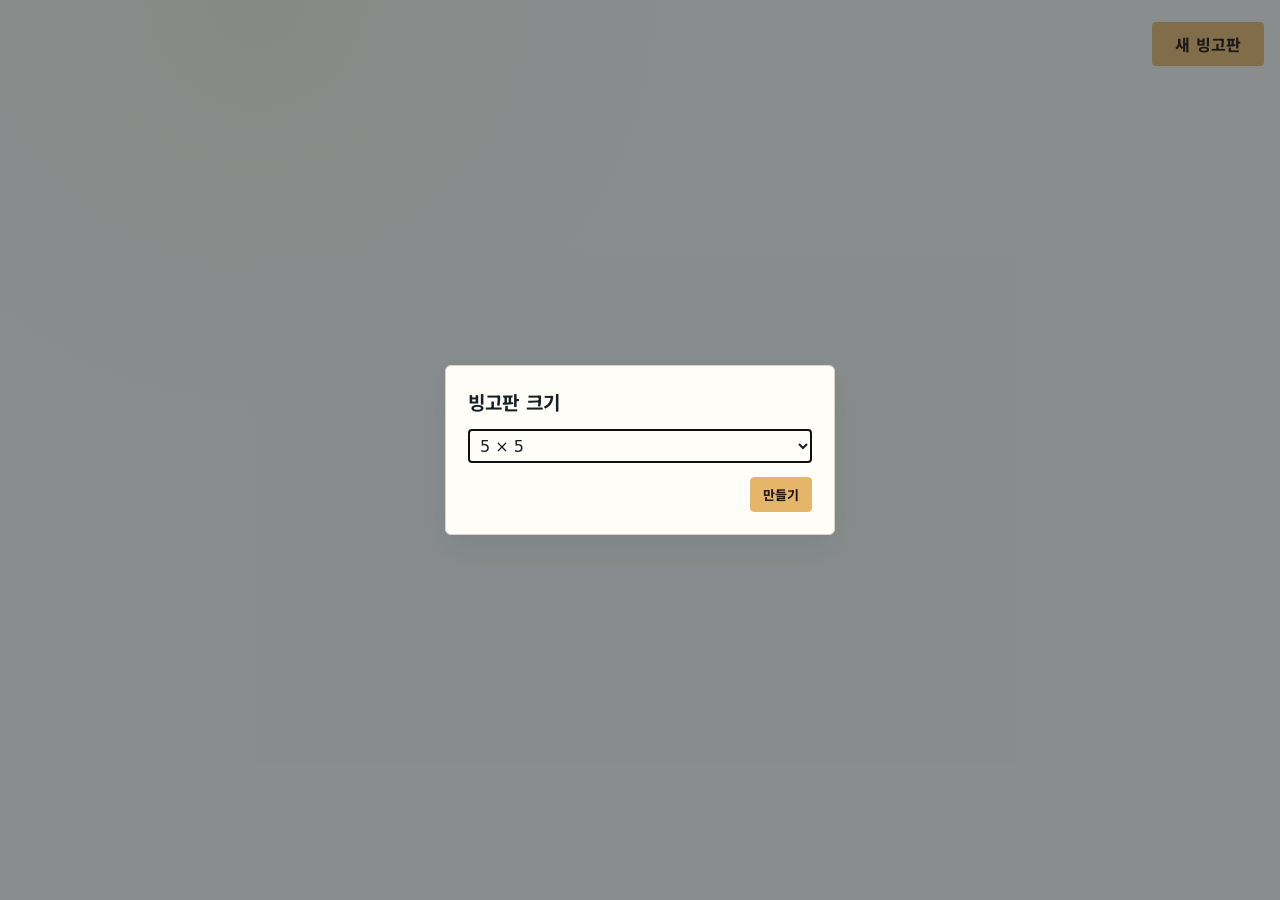
<file: bingo.html>
<!doctype html>
<html lang="ko">
  <head>
    <meta charset="UTF-8" />
    <meta name="viewport" content="width=device-width, initial-scale=1.0" />
    <title>빙고판</title>
    <meta name="bingo-api" content="" />
    <link rel="icon" href="assets/favicon.png?v=1" />
    <link rel="stylesheet" href="styles.css?v=85" />
    <link rel="stylesheet" href="bingo.css?v=12" />
    <script type="module" src="bingo.js?v=7"></script>
  </head>
  <body class="bingo-page">
    <main class="bingo-shell">
      <header class="bingo-header">
        <div class="bingo-actions">
          <button id="shareBoard" class="bingo-button" type="button" hidden>공유 링크 복사</button>
          <button id="resetBingoCells" class="bingo-button bingo-new-board" type="button" title="칸 성공만 모두 취소" hidden disabled>리셋</button>
          <button id="newBoard" class="bingo-button bingo-button--accent bingo-new-board" type="button">새 빙고판</button>
        </div>
      </header>
      <p id="bingoStatus" class="bingo-status" role="status"></p>
      <div id="bingoWorkspace" class="bingo-workspace" hidden>
        <div class="bingo-board-column">
          <section class="bingo-panel" aria-label="빙고판">
            <div id="bingoGrid" class="bingo-grid"></div>
          </section>
          <section class="bingo-panel bingo-board-summary" aria-label="빙고 현황" aria-live="polite">
            <output id="completedLines"></output>
            <output id="completedCells"></output>
            <output id="completedMissions"></output>
          </section>
        </div>
        <section class="bingo-panel" aria-labelledby="cellTitle">
          <div class="bingo-panel-heading">
            <h2 id="cellTitle">칸 설정</h2>
          </div>
          <div id="cellEditor" class="bingo-editor"></div>
        </section>
      </div>
    </main>
    <dialog id="boardSetup" class="bingo-dialog" aria-labelledby="setupTitle">
      <form id="setupForm">
        <h2 id="setupTitle">빙고판 크기</h2>
        <select id="boardSize" class="bingo-size" aria-labelledby="setupTitle" autofocus>
          <option value="4">4 × 4</option>
          <option value="5" selected>5 × 5</option>
          <option value="6">6 × 6</option>
          <option value="7">7 × 7</option>
          <option value="8">8 × 8</option>
        </select>
        <div class="bingo-actions">
          <button id="cancelSetup" class="bingo-button" type="button" hidden>취소</button>
          <button class="bingo-button bingo-button--accent" type="submit">만들기</button>
        </div>
      </form>
    </dialog>
  </body>
</html>
</file>
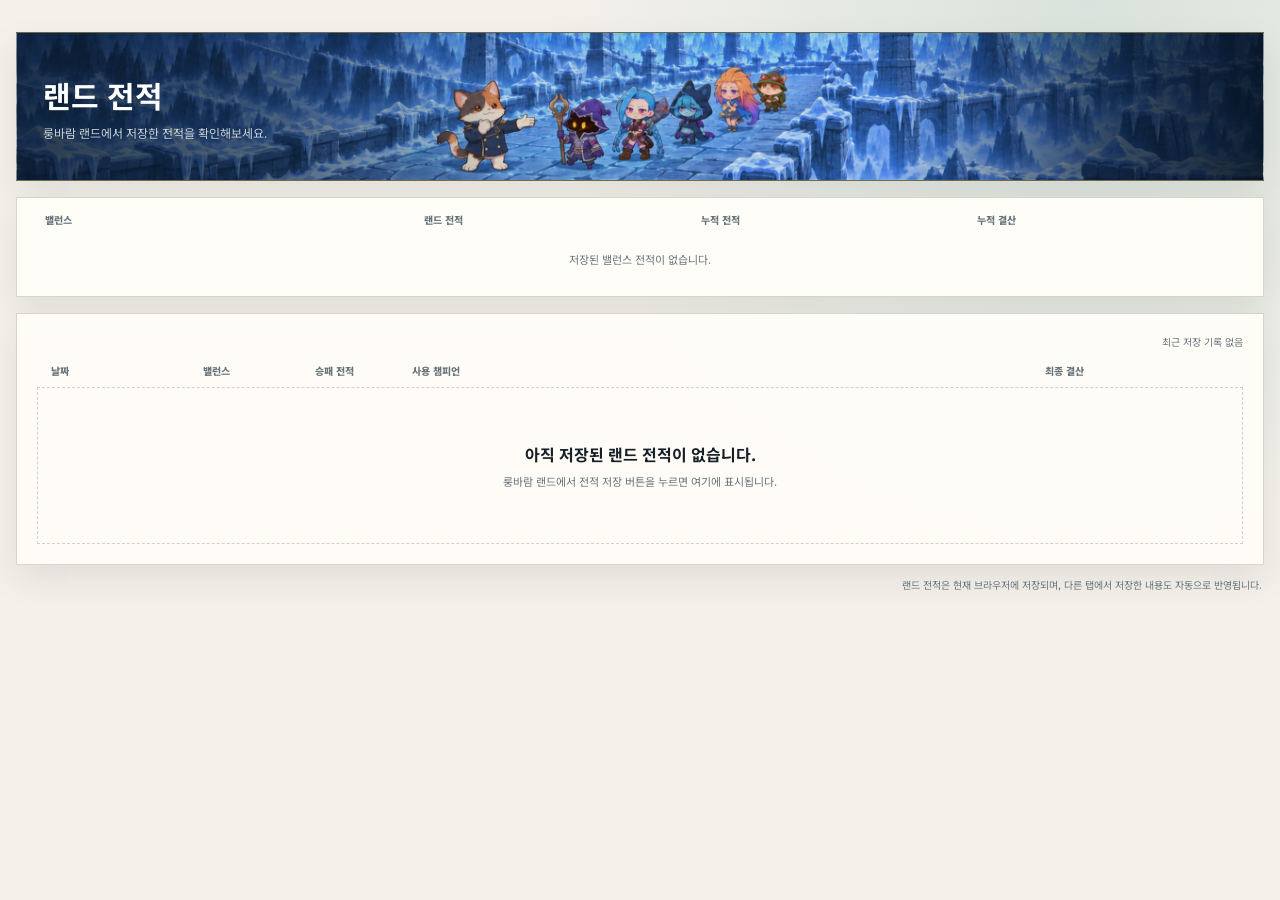
<file: history.html>
<!doctype html>
<html lang="ko">
  <head>
    <meta charset="UTF-8" />
    <meta name="viewport" content="width=device-width, initial-scale=1.0" />
    <meta name="description" content="룽바람 랜드에서 저장한 날짜별 전적" />
    <title>랜드 전적</title>
    <link rel="icon" type="image/png" sizes="64x64" href="assets/favicon.png?v=1" />
    <link rel="apple-touch-icon" sizes="180x180" href="assets/apple-touch-icon.png?v=1" />
    <link rel="preconnect" href="https://ddragon.leagueoflegends.com" />
    <link rel="preload" as="image" href="assets/history-header.jpg" />
    <link rel="stylesheet" href="styles.css?v=80" />
    <script src="history.js?v=11" defer></script>
  </head>
  <body class="history-page">
    <main class="history-page__shell">
      <header class="history-page__header">
        <div>
          <h1>랜드 전적</h1>
          <p>룽바람 랜드에서 저장한 전적을 확인해보세요.</p>
        </div>
      </header>

      <section class="history-summary" aria-label="밸런스별 누적 전적 요약">
        <div class="history-summary__header" aria-hidden="true">
          <span>밸런스</span>
          <span>랜드 전적</span>
          <span>누적 전적</span>
          <span>누적 결산</span>
        </div>
        <div id="historyBalanceSummary" class="history-summary__list"></div>
      </section>

      <section class="history-card" aria-label="랜드 전적 목록">
        <div class="history-card__title">
          <span id="historyUpdatedAt" aria-live="polite"></span>
        </div>
        <div class="history-table__header" aria-hidden="true">
          <span>날짜</span>
          <span>밸런스</span>
          <span>승패 전적</span>
          <span>사용 챔피언</span>
          <span>최종 결산</span>
          <span aria-label="관리"></span>
        </div>
        <div id="historyList" class="history-list"></div>
        <div id="historyEmpty" class="history-empty" hidden>
          <strong>아직 저장된 랜드 전적이 없습니다.</strong>
          <p>룽바람 랜드에서 전적 저장 버튼을 누르면 여기에 표시됩니다.</p>
        </div>
      </section>

      <p class="history-page__notice">랜드 전적은 현재 브라우저에 저장되며, 다른 탭에서 저장한 내용도 자동으로 반영됩니다.</p>
    </main>

  </body>
</html>
</file>
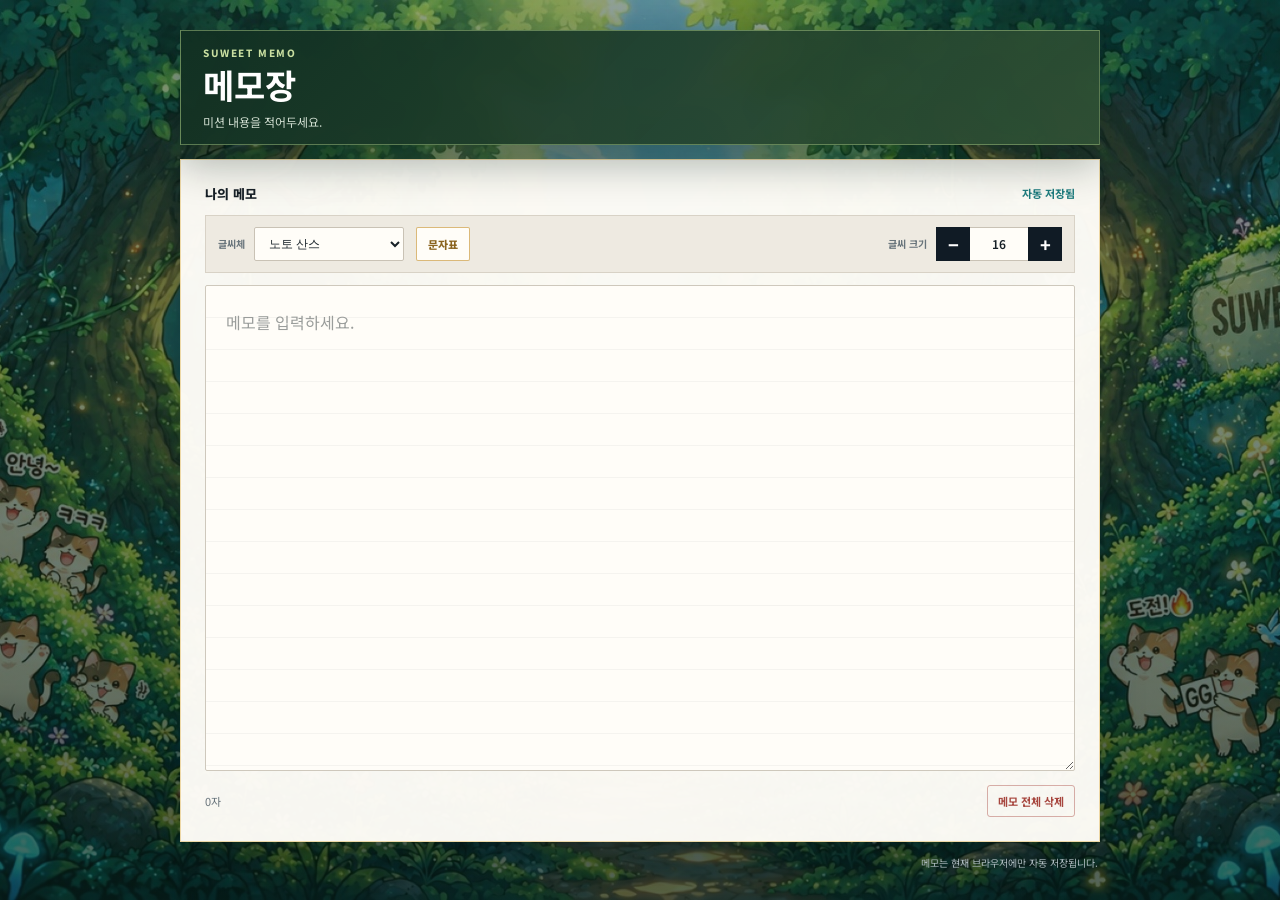
<file: memo.html>
<!doctype html>
<html lang="ko">
  <head>
    <meta charset="UTF-8" />
    <meta name="viewport" content="width=device-width, initial-scale=1.0" />
    <meta name="description" content="룽바람 랜드에서 사용하는 개인 메모장" />
    <title>메모장</title>
    <link rel="icon" type="image/png" sizes="64x64" href="assets/favicon.png?v=1" />
    <link rel="apple-touch-icon" sizes="180x180" href="assets/apple-touch-icon.png?v=1" />
    <link rel="preload" as="image" href="assets/memo-forest-background-v2.jpg" />
    <link rel="stylesheet" href="styles.css?v=28" />
    <script src="memo.js?v=13" defer></script>
  </head>
  <body class="memo-page">
    <main class="memo-page__shell">
      <header class="memo-page__header">
        <div>
          <span class="memo-page__eyebrow">SUWEET MEMO</span>
          <h1>메모장</h1>
          <p>미션 내용을 적어두세요.</p>
        </div>
      </header>

      <section class="memo-card" aria-labelledby="memoLabel">
        <div class="memo-card__top">
          <label id="memoLabel" class="memo-card__label" for="memoEditor">나의 메모</label>
          <span id="memoSaveStatus" class="memo-save-status" role="status" aria-live="polite">자동 저장됨</span>
        </div>
        <div class="memo-format-toolbar" aria-label="메모 글자 모양 설정">
          <label class="memo-font-control" for="memoFontFamily">
            <span>글씨체</span>
            <select id="memoFontFamily">
              <option value="noto-sans">노토 산스</option>
              <option value="nanum-gothic">나눔고딕</option>
              <option value="nanum-myeongjo">나눔명조</option>
              <option value="gowun-dodum">고운돋움</option>
              <option value="jua">주아</option>
              <option value="do-hyeon">도현</option>
              <option value="gamja-flower">감자꽃</option>
              <option value="gaegu">개구</option>
              <option value="hi-melody">하이멜로디</option>
              <option value="nanum-pen">나눔손글씨 펜</option>
              <option value="poor-story">푸어스토리</option>
              <option value="dongle">동글</option>
              <option value="single-day">싱글데이</option>
              <option value="yeon-sung">연성</option>
              <option value="stylish">Stylish</option>
              <option value="black-han-sans">검은고딕</option>
              <option value="song-myung">송명</option>
              <option value="gowun-batang">고운바탕</option>
            </select>
          </label>
          <button
            id="memoSymbolToggle"
            class="memo-symbol-toggle"
            type="button"
            aria-expanded="false"
            aria-controls="memoSymbolPalette"
          >
            문자표
          </button>
          <div class="memo-size-control" aria-label="메모 글씨 크기 조절">
            <span>글씨 크기</span>
            <div>
              <button id="memoFontSmaller" type="button" aria-label="글씨 크기 1픽셀 줄이기">−</button>
              <input
                id="memoFontSize"
                type="number"
                min="12"
                max="48"
                step="1"
                inputmode="numeric"
                value="16"
                aria-label="글씨 크기 직접 입력"
              />
              <button id="memoFontLarger" type="button" aria-label="글씨 크기 1픽셀 늘리기">+</button>
            </div>
          </div>
        </div>
        <div id="memoSymbolPalette" class="memo-symbol-palette" hidden>
          <div class="memo-symbol-list">
            <button type="button" data-symbol="❤️" aria-label="빨간색 하트">❤️</button>
            <button type="button" data-symbol="🧡" aria-label="주황색 하트">🧡</button>
            <button type="button" data-symbol="💛" aria-label="노란색 하트">💛</button>
            <button type="button" data-symbol="💚" aria-label="초록색 하트">💚</button>
            <button type="button" data-symbol="💙" aria-label="파란색 하트">💙</button>
            <button type="button" data-symbol="💜" aria-label="보라색 하트">💜</button>
            <button type="button" data-symbol="🤎" aria-label="갈색 하트">🤎</button>
            <button type="button" data-symbol="🖤" aria-label="검은색 하트">🖤</button>
            <button type="button" data-symbol="🩶" aria-label="회색 하트">🩶</button>
            <button type="button" data-symbol="🤍" aria-label="흰색 하트">🤍</button>
            <button type="button" data-symbol="🩷" aria-label="분홍색 하트">🩷</button>
            <button type="button" data-symbol="🩵" aria-label="하늘색 하트">🩵</button>
            <button type="button" data-symbol="💘" aria-label="화살이 꽂힌 하트">💘</button>
            <button type="button" data-symbol="💝" aria-label="리본 하트">💝</button>
            <button type="button" data-symbol="💖" aria-label="반짝이는 하트">💖</button>
            <button type="button" data-symbol="💗" aria-label="커지는 하트">💗</button>
            <button type="button" data-symbol="💓" aria-label="뛰는 하트">💓</button>
            <button type="button" data-symbol="💞" aria-label="회전하는 하트">💞</button>
            <button type="button" data-symbol="💕" aria-label="두 개의 하트">💕</button>
            <button type="button" data-symbol="💟" aria-label="하트 장식">💟</button>
            <button type="button" data-symbol="❣️" aria-label="하트 느낌표">❣️</button>
            <button type="button" data-symbol="💔" aria-label="깨진 하트">💔</button>
            <button type="button" data-symbol="❤️‍🔥" aria-label="불타는 하트">❤️‍🔥</button>
            <button type="button" data-symbol="❤️‍🩹" aria-label="회복하는 하트">❤️‍🩹</button>
            <button type="button" data-symbol="⭐" aria-label="노란 별">⭐</button>
            <button type="button" data-symbol="🌟" aria-label="빛나는 별">🌟</button>
            <button type="button" data-symbol="★" aria-label="검은 별">★</button>
            <button type="button" data-symbol="☆" aria-label="빈 별">☆</button>
          </div>
          <p>문자를 누르면 메모의 현재 커서 위치에 입력됩니다.</p>
        </div>
        <textarea
          id="memoEditor"
          class="memo-editor"
          placeholder="메모를 입력하세요."
          spellcheck="false"
          autocorrect="off"
          autocapitalize="off"
        ></textarea>
        <div class="memo-card__footer">
          <span id="memoCharacterCount" class="memo-character-count">0자</span>
          <button id="memoClearButton" class="memo-clear" type="button">메모 전체 삭제</button>
        </div>
      </section>

      <p class="memo-page__notice">메모는 현재 브라우저에만 자동 저장됩니다.</p>
    </main>
  </body>
</html>
</file>
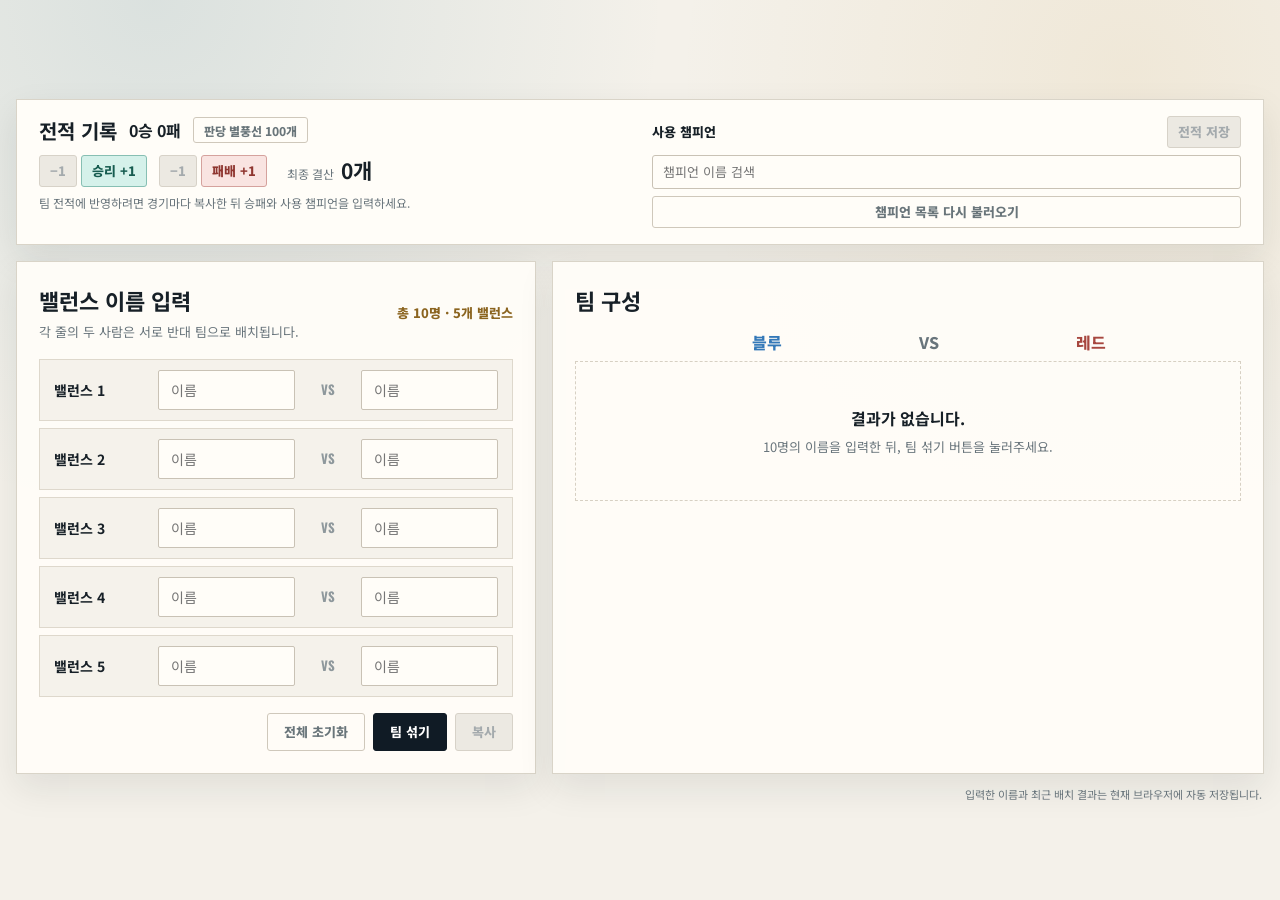
<file: mixer.html>
<!doctype html>
<html lang="ko">
  <head>
    <meta charset="UTF-8" />
    <meta name="viewport" content="width=device-width, initial-scale=1.0" />
    <meta name="description" content="다섯 밸런스 조합을 두 팀으로 무작위 배치하는 룽바람 랜드 팀 섞기" />
    <title>팀 섞기</title>
    <link rel="icon" type="image/png" sizes="64x64" href="assets/favicon.png?v=1" />
    <link rel="apple-touch-icon" sizes="180x180" href="assets/apple-touch-icon.png?v=1" />
    <link rel="stylesheet" href="styles.css?v=80" />
    <script src="app.js?v=27" defer></script>
    <script type="module" src="mixer.js?v=18"></script>
  </head>
  <body class="mixer-page">
    <main class="mixer-page__shell">
      <section id="mixerRecord" class="mixer-record" aria-labelledby="mixerRecordTitle">
        <div>
          <div class="mixer-record__summary" aria-live="polite">
            <h2 id="mixerRecordTitle">전적 기록</h2>
            <strong id="mixerScore">0승 0패</strong>
            <button id="mixerStake" class="mixer-button mixer-button--secondary mixer-record__stake-trigger" type="button" aria-haspopup="dialog" aria-controls="mixerStakeDialog">판당 별풍선</button>
          </div>
          <div class="mixer-record__controls">
            <div role="group" aria-label="승리 횟수">
              <button class="mixer-button mixer-button--secondary" type="button" data-record="win" data-delta="-1" aria-label="승리 1회 줄이기">−1</button>
              <button class="mixer-button mixer-button--win" type="button" data-record="win" data-delta="1">승리 +1</button>
            </div>
            <div role="group" aria-label="패배 횟수">
              <button class="mixer-button mixer-button--secondary" type="button" data-record="loss" data-delta="-1" aria-label="패배 1회 줄이기">−1</button>
              <button class="mixer-button mixer-button--loss" type="button" data-record="loss" data-delta="1">패배 +1</button>
            </div>
            <div class="mixer-record__settlement">
              <span>최종 결산</span>
              <strong id="mixerSettlement" aria-live="polite">0개</strong>
            </div>
          </div>
          <dialog id="mixerStakeDialog" class="mixer-stake-dialog" aria-labelledby="mixerStakeTitle">
            <h3 id="mixerStakeTitle">판당 별풍선 조절</h3>
            <strong id="mixerStakeValue" aria-live="polite"></strong>
            <div class="mixer-stake-dialog__controls" role="group" aria-labelledby="mixerStakeTitle">
              <button class="mixer-button mixer-button--secondary" type="button" data-stake-delta="-1000" aria-label="판당 별풍선 1000개 줄이기">−1천</button>
              <button class="mixer-button mixer-button--secondary" type="button" data-stake-delta="-100" aria-label="판당 별풍선 100개 줄이기">−100</button>
              <button class="mixer-button mixer-button--secondary" type="button" data-stake-delta="100" aria-label="판당 별풍선 100개 늘리기">+100</button>
              <button class="mixer-button mixer-button--secondary" type="button" data-stake-delta="1000" aria-label="판당 별풍선 1000개 늘리기">+1천</button>
            </div>
            <form method="dialog">
              <button class="mixer-button mixer-button--primary" autofocus>닫기</button>
            </form>
          </dialog>
          <p id="mixerRecordHint" class="mixer-record__hint" role="status"></p>
          <div id="mixerUsedChampions" class="history-champions" aria-label="기록된 사용 챔피언" hidden></div>
        </div>
        <div class="mixer-record__search">
          <div class="mixer-record__search-heading">
            <label for="mixerChampionSearch">사용 챔피언</label>
            <button id="mixerRecordSave" class="mixer-button mixer-button--primary" type="button">전적 저장</button>
          </div>
          <input id="mixerChampionSearch" type="search" placeholder="챔피언 이름 검색" autocomplete="off" />
          <div id="mixerChampionResults" class="mixer-record__results" hidden></div>
          <button id="mixerChampionRetry" class="mixer-button mixer-button--secondary" type="button" hidden>챔피언 목록 다시 불러오기</button>
        </div>
      </section>
      <div class="mixer-layout">
      <section class="mixer-card mixer-entry" aria-labelledby="mixerEntryTitle">
        <div class="mixer-card__heading">
          <div>
            <h2 id="mixerEntryTitle">밸런스 이름 입력</h2>
            <p>각 줄의 두 사람은 서로 반대 팀으로 배치됩니다.</p>
          </div>
          <span>총 10명 · 5개 밸런스</span>
        </div>

        <div id="mixerPairs" class="mixer-pairs"></div>

        <div class="mixer-actions">
          <p id="mixerStatus" role="status" aria-live="polite"></p>
          <div>
            <button id="mixerResetButton" class="mixer-button mixer-button--secondary" type="button">전체 초기화</button>
            <button id="mixerShuffleButton" class="mixer-button mixer-button--primary" type="button">팀 섞기</button>
            <button id="mixerCompleteButton" class="mixer-button mixer-button--complete" type="button" disabled>복사</button>
          </div>
        </div>
      </section>

      <section class="mixer-card mixer-result" aria-labelledby="mixerResultTitle">
        <div class="mixer-card__heading">
          <div>
            <h2 id="mixerResultTitle">팀 구성</h2>
          </div>
        </div>

        <div class="mixer-result__header" aria-hidden="true">
          <span>블루</span>
          <span>VS</span>
          <span>레드</span>
        </div>
        <div id="mixerResultList" class="mixer-result__list"></div>
        <div id="mixerEmpty" class="mixer-empty">
          <strong>결과가 없습니다.</strong>
          <p>10명의 이름을 입력한 뒤, 팀 섞기 버튼을 눌러주세요.</p>
        </div>
      </section>
      </div>

      <p class="mixer-page__notice">입력한 이름과 최근 배치 결과는 현재 브라우저에 자동 저장됩니다.</p>
    </main>
    <div id="toast" class="toast" role="status"></div>
  </body>
</html>
</file>
<file: styles.css>
@import url('https://fonts.googleapis.com/css2?family=Black+Han+Sans&family=Do+Hyeon&family=Dongle:wght@400;700&family=Gamja+Flower&family=Gaegu:wght@400;700&family=Gowun+Batang&family=Gowun+Dodum&family=Hi+Melody&family=Jua&family=Nanum+Gothic:wght@400;700&family=Nanum+Myeongjo:wght@400;700&family=Nanum+Pen+Script&family=Noto+Color+Emoji&family=Noto+Sans+KR:wght@400;500;600;700;800&family=Oswald:wght@500;600&family=Poor+Story&family=Single+Day&family=Song+Myung&family=Stylish&family=Yeon+Sung&display=swap');

:root {
  --ink: #172027;
  --muted: #68747b;
  --paper: #f4f1ea;
  --surface: #fffdf8;
  --line: #d9d4c8;
  --gold: #c89637;
  --gold-bright: #e3b95d;
  --navy: #101b25;
  --teal: #1c7b7d;
  --danger: #a7473f;
  --shadow: 0 14px 34px rgba(25, 32, 35, 0.09);
}

* { box-sizing: border-box; }

html { scroll-behavior: smooth; }

body {
  margin: 0;
  min-width: 320px;
  color: var(--ink);
  background:
    radial-gradient(circle at 20% 0%, rgba(200, 150, 55, 0.08), transparent 28rem),
    var(--paper);
  font-family: "Noto Sans KR", sans-serif;
  -webkit-font-smoothing: antialiased;
}

button, input, textarea { font: inherit; }
button { color: inherit; }

.app-shell { width: min(1480px, 100%); margin: 0 auto; padding: 28px 36px 20px; }

.category-home { min-height: 100vh; }
.category-home__shell {
  width: min(1120px, calc(100% - 32px));
  margin: 0 auto;
  /* Preserve the category position after removing the title. */
  padding: calc(clamp(24px, 5vw, 64px) + clamp(34.5px, 5.75vw, 55.2px) + 22px) 0 40px;
}
.category-home__grid { display: grid; grid-template-columns: repeat(3, minmax(0, 1fr)); gap: 16px; }
.category-card {
  display: flex;
  color: #fff;
  flex-direction: column;
  gap: 16px;
  justify-content: flex-end;
  min-height: 295px;
  padding: 22px;
  border: 1px solid #ffffff38;
  border-radius: 6px;
  box-shadow: 0 12px 30px #0004;
}
.category-card--pubg {
  background: linear-gradient(180deg, #27170e14 30%, #26191085 68%, #20130ee0),
    url("assets/pubg-category.jpg") 54% center / cover no-repeat, #6c4c27;
}
.category-card--land {
  position: relative;
  isolation: isolate;
  overflow: hidden;
  background: #102338;
}
.category-card--land::before,
.category-card--land::after {
  content: "";
  position: absolute;
  pointer-events: none;
}
.category-card--land::before {
  inset: 0 auto 0 min(-96.5%, -528px);
  z-index: -2;
  width: max(210%, 1150px);
  background:
    linear-gradient(180deg, #10233855, #102338ad 90%),
    url("assets/hero-aram-land-v3.jpg") left bottom / 100% auto no-repeat;
}
.category-card--land::after {
  inset: 0;
  z-index: -1;
  background:
    linear-gradient(180deg, #10233855, #102338ad 90%),
    url("assets/hero-aram-land-v3.jpg") right bottom / max(210%, 1150px) auto no-repeat;
  mask-image: linear-gradient(to right, #000 55px, transparent 82px), linear-gradient(#000 calc(100% - 65px), transparent calc(100% - 48px));
  mask-composite: intersect;
}
.category-card--tools { background: linear-gradient(180deg, #132a2366, #132a23 85%), url("assets/memo-forest-background-v2.jpg") center / cover; }
.category-card h2 { margin: 0; font-size: clamp(22px, 3vw, 32px); line-height: 1.2; letter-spacing: -.04em; }
.category-card p { margin: 0; color: #f1dcc0; font-size: 14px; }
.category-card ul { display: grid; gap: 6px; margin: 0; padding: 0; list-style: none; }
.category-card a { display: flex; align-items: center; justify-content: space-between; gap: 8px; min-height: 39px; padding: 8px 11px; border: 1px solid #ffffff42; border-radius: 3px; background: #08151d65; color: #fff; text-decoration: none; font-size: 14px; font-weight: 700; }
.category-card a::after { content: ""; width: 6px; height: 6px; border-top: 2px solid currentColor; border-right: 2px solid currentColor; transform: rotate(45deg); }
.category-card a:hover, .category-card a:focus-visible { border-color: var(--gold-bright); background: #0b1824; }

.suweet-profile {
  display: grid;
  grid-template-columns: minmax(0, 1fr) auto;
  align-items: center;
  gap: 22px 28px;
  margin-top: 24px;
  padding: clamp(16px, 3vw, 28px);
  border: 1px solid var(--line);
  border-radius: 6px;
  background: radial-gradient(ellipse at 0 0, #f9edd9, transparent 60%), var(--surface);
  box-shadow: var(--shadow);
}
.suweet-profile__identity { display: flex; align-items: center; gap: clamp(12px, 2.4vw, 24px); }
.suweet-profile__photo {
  flex: none;
  width: clamp(68px, 11vw, 112px);
  height: auto;
  aspect-ratio: 1;
  object-fit: cover;
  object-position: center 30%;
  border: 3px solid var(--surface);
  border-radius: 50%;
  background: var(--paper);
  box-shadow: 0 0 0 1px #d6bd8b;
}
.suweet-profile h2 { margin: 0 0 8px; font-size: clamp(26px, 4vw, 38px); line-height: 1.15; letter-spacing: -.045em; }
.suweet-profile__badge { display: inline-block; margin-left: 4px; padding: 4px 8px; border-radius: 999px; background: #007d3e; color: #fff; font-size: 12px; font-weight: 800; letter-spacing: 0; vertical-align: middle; }
.suweet-profile__dates,
.suweet-profile__links { display: flex; flex-wrap: wrap; gap: 6px 10px; margin: 0; padding: 0; list-style: none; }
.suweet-profile__dates li { padding: 4px 8px; border-radius: 4px; background: #f5e8cf; color: #6e5028; font-size: 13px; font-weight: 700; white-space: nowrap; }
.suweet-profile__stats { display: grid; grid-template-columns: repeat(3, minmax(0, 1fr)); gap: 8px; margin: 0; }
.suweet-profile__stats > div { min-width: 0; padding: 10px clamp(8px, 2vw, 20px); border: 1px solid #e7dfd1; border-radius: 5px; background: var(--surface); }
.suweet-profile__stats dt { display: flex; align-items: center; gap: 4px; min-height: 19px; color: #4f575c; font-size: 12px; font-weight: 700; white-space: nowrap; }
.suweet-profile__stats dt a { color: inherit; text-underline-offset: 2px; }
.suweet-profile__stat-icon { flex: none; width: 17px; height: 17px; }
.suweet-profile__stat-icon--favorite { color: #e8a900; }
.suweet-profile__stat-icon--subscription { color: #f45062; }
.suweet-profile__stats dd { margin: 0; font-size: clamp(22px, 3vw, 30px); font-weight: 800; line-height: 1.3; font-variant-numeric: tabular-nums; }
.suweet-profile__stats small { margin-left: 3px; color: var(--muted); font-size: 12px; }
.suweet-profile__links {
  grid-column: 1 / -1;
  padding-top: 16px;
  border-top: 1px solid var(--line);
}
.category-home__contact { display: flex; justify-content: flex-end; margin-top: 12px; }
.suweet-profile__links a,
.category-home__contact a { display: flex; align-items: center; gap: 7px; min-height: 38px; padding: 5px 10px; border: 1px solid var(--line); border-radius: 4px; background: var(--surface); color: var(--ink); text-decoration: none; font-size: 13px; font-weight: 700; }
.suweet-profile__links a:hover { border-color: var(--gold); }
.category-home__contact a { border-color: #cecff5; background: #f2f2ff; color: #333e93; }
.category-home__contact a:hover { border-color: #5865f2; }
.suweet-profile a:focus-visible,
.category-home__contact a:focus-visible { outline: 2px solid #3262ae; outline-offset: 3px; }
.suweet-profile__icon { display: inline-grid; place-items: center; position: relative; width: 19px; height: 19px; }
.suweet-profile__icon--discord { flex: none; color: #5865f2; }
.suweet-profile__icon--instagram { border-radius: 5px; background: linear-gradient(145deg, #783abe, #d62869 50%, #b04913); color: #fff; }
.suweet-profile__icon--instagram::before { content: ""; width: 10px; height: 10px; border: 1px solid currentColor; border-radius: 4px; }
.suweet-profile__icon--instagram::after { content: ""; position: absolute; width: 4px; height: 4px; border: 1px solid currentColor; border-radius: 50%; }
.suweet-profile__icon--youtube { height: 14px; border-radius: 4px; background: #d51625; }
.suweet-profile__icon--youtube::before { content: ""; margin-left: 1px; border: 4px solid transparent; border-right: 0; border-left: 6px solid #fff; }

@media (max-width: 700px) {
  .category-home__grid { grid-template-columns: 1fr; }
  .category-card { min-height: 148px; padding: 18px; }
  .suweet-profile { grid-template-columns: minmax(0, 1fr); gap: 16px; }
}

@media (max-width: 360px) {
  .suweet-profile__stats { gap: 5px; }
  .suweet-profile__stats > div { padding-inline: 6px; }
  .suweet-profile__stats dd { font-size: 20px; }
}

.hero {
  position: relative;
  isolation: isolate;
  min-height: 154px;
  display: grid;
  grid-template-columns: minmax(0, 1fr) minmax(470px, 590px);
  gap: 36px;
  align-items: center;
  overflow: hidden;
  padding: 24px 40px;
  color: #fff;
  background:
    linear-gradient(90deg, rgba(8, 20, 31, .86) 0%, rgba(8, 20, 31, .32) 30%, rgba(8, 20, 31, .1) 52%, rgba(8, 20, 31, .18) 70%, rgba(8, 20, 31, .78) 100%),
    url("assets/hero-aram-land-v3.jpg");
  background-position: center, center 74%;
  background-size: cover, cover;
  background-repeat: no-repeat;
  border: 1px solid rgba(227, 185, 93, 0.28);
  border-radius: 4px;
  box-shadow: var(--shadow);
}

.hero::before,
.hero::after {
  content: "";
  position: absolute;
  z-index: -1;
  transform: rotate(45deg);
  border: 1px solid rgba(227, 185, 93, 0.16);
}

.hero::before { width: 360px; height: 360px; right: 30%; top: -285px; }
.hero::after { width: 220px; height: 220px; left: -145px; bottom: -175px; }

.hero h1 { margin: 0 0 8px; color: #fff; font-family: "Noto Sans KR", sans-serif; font-size: clamp(30px, 3.4vw, 44px); font-weight: 800; line-height: 1.08; letter-spacing: -.035em; text-shadow: 0 2px 8px rgba(0, 0, 0, .55); }
.hero__brand p { margin: 0; color: #e2e8ea; text-shadow: 0 1px 4px rgba(0,0,0,.7); font-size: 13px; }
.hero__dashboard { min-width: 0; }

.record-card {
  padding: 14px 18px;
  border: 1px solid rgba(221, 185, 111, 0.24);
  background: rgba(7, 24, 36, .78);
  backdrop-filter: blur(10px);
}
.record-card__summary { display: flex; align-items: flex-end; justify-content: space-between; gap: 18px; }
.record-card__label { display: block; margin-bottom: 5px; color: #aeb9bc; font-size: 11px; }
.record-card__current > strong { font: 600 24px/1 "Oswald", sans-serif; color: #fff; }
.record-card__summary-actions { display: flex; align-items: flex-end; gap: 13px; }
.win-rate { text-align: right; }
.win-rate span { display: block; margin-bottom: 4px; color: #809096; font-size: 10px; }
.win-rate strong { color: var(--gold-bright) !important; font: 600 24px/1 "Oswald", sans-serif; }
.record-card__controls { display: grid; grid-template-columns: 1fr 1fr auto; gap: 8px; align-items: center; margin-top: 10px; }
.score-control { display: grid; grid-template-columns: 1fr 32px 28px 32px; align-items: center; gap: 4px; min-width: 0; padding: 6px 7px 6px 11px; background: rgba(0,0,0,.18); border: 1px solid rgba(255,255,255,.16); }
.score-control > span { font-size: 11px; font-weight: 700; }
.score-control--win > span { color: #7fe0cc; }
.score-control--loss > span { color: #ffaaa3; }
.score-control button { display: grid; place-items: center; width: 32px; height: 32px; padding: 0; color: #071518; border: 1px solid rgba(255,255,255,.35); border-radius: 3px; cursor: pointer; font-size: 20px; font-weight: 800; line-height: 1; box-shadow: 0 2px 7px rgba(0,0,0,.24); }
.score-control--win button { background: #62cdb8; }
.score-control--loss button { background: #e77f77; }
.score-control button:hover { color: #101820; background: var(--gold-bright); transform: translateY(-1px); }
.score-control button:active { transform: translateY(1px); }
.score-control button:disabled { color: #728087; background: #39474c; border-color: #526067; box-shadow: none; opacity: .7; cursor: default; transform: none; }
.score-control strong { text-align: center; font: 500 16px/1 "Oswald", sans-serif; }
.record-action-button { width: 78px; min-height: 38px; padding: 7px 8px; border-radius: 3px; cursor: pointer; font-size: 10px; font-weight: 700; white-space: nowrap; }
.record-reset { color: #f0ca78; background: rgba(200,150,55,.12); border: 1px solid #ad8437; }
.record-save { color: #8fe0d2; background: rgba(98,205,184,.12); border: 1px solid #4d9d8e; }
.record-reset:hover { color: #101820; background: var(--gold-bright); }
.record-save:hover { color: #071518; background: #7fe0cc; }

.settlement { display: grid; grid-template-columns: auto 1fr auto; align-items: center; gap: 12px; margin-top: 11px; padding-top: 11px; border-top: 1px solid rgba(255,255,255,.13); }
.settlement__stake span,
.settlement__result span { display: block; margin-bottom: 3px; color: #8f9b9f; font-size: 9px; font-weight: 600; }
.settlement__stake strong { color: #fff; font: 500 16px/1 "Oswald", sans-serif; }
.stake-controls { display: grid; grid-template-columns: repeat(4, 1fr); gap: 4px; }
.stake-controls button { min-width: 42px; height: 29px; padding: 0 5px; color: #f0ca78; background: rgba(200,150,55,.12); border: 1px solid #8f7138; border-radius: 2px; cursor: pointer; font-size: 10px; font-weight: 700; }
.stake-controls button:hover { color: #101820; background: var(--gold-bright); }
.stake-controls button:disabled { color: #687379; background: rgba(255,255,255,.04); border-color: #465159; cursor: default; }
.settlement__result { min-width: 92px; text-align: right; }
.settlement__result strong { color: #d9dedf; font: 600 24px/1 "Oswald", sans-serif; }
.settlement__result strong.is-positive { color: #7fe0cc; }
.settlement__result strong.is-negative { color: #ff8e86; }

.toolbar {
  position: sticky;
  top: 0;
  z-index: 20;
  margin: 22px 0;
  padding: 18px 20px 15px;
  background: rgba(244, 241, 234, 0.94);
  border: 1px solid var(--line);
  box-shadow: 0 8px 24px rgba(38, 42, 43, 0.07);
  backdrop-filter: blur(14px);
}

.page-actions { position: fixed; z-index: 25; top: 28px; right: max(36px, calc((100vw - 1800px) / 4)); display: flex; justify-content: flex-end; }
.page-actions .memo-link { background: var(--surface); }
.page-actions .memo-link:hover,
.page-actions .memo-link:focus-visible { background: var(--gold); }
.page-menu { position: relative; z-index: 26; width: clamp(110px, 8vw, 160px); }
.page-menu summary { position: relative; display: flex; align-items: center; justify-content: center; width: 100%; min-height: 42px; padding: 9px 38px 9px 18px; color: var(--ink); background: var(--surface); border: 1px solid rgba(200, 150, 55, .55); border-radius: 3px; list-style: none; cursor: pointer; font-size: 15px; font-weight: 800; letter-spacing: .16em; }
.page-menu summary::-webkit-details-marker { display: none; }
.page-menu summary:hover,
.page-menu summary:focus-visible { background: var(--gold-bright); outline: 2px solid var(--gold); outline-offset: 2px; }
.page-menu__icon,
.page-menu__icon::before,
.page-menu__icon::after { position: absolute; width: 15px; height: 2px; border-radius: 2px; background: currentColor; }
.page-menu__icon { top: 50%; left: 17px; transform: translateY(-50%); }
.page-menu__icon::before,
.page-menu__icon::after { content: ""; left: 0; }
.page-menu__icon::before { top: -5px; }
.page-menu__icon::after { top: 5px; }
.page-menu__label { transform: translateX(10px); }
.page-menu__arrow { position: absolute; top: 50%; right: 19px; width: 8px; height: 8px; border-right: 2px solid currentColor; border-bottom: 2px solid currentColor; transform: translateY(-70%) rotate(45deg); transform-origin: center; transition: transform 160ms; }
.page-menu[open] .page-menu__arrow { transform: translateY(-30%) rotate(225deg); }
.page-menu__items { position: absolute; top: calc(100% + 7px); right: 0; width: 100%; min-width: 120px; padding: 7px; background: var(--surface); border: 1px solid var(--line); border-radius: 4px; box-shadow: var(--shadow); }
.page-menu__items .memo-link { display: flex; justify-content: center; gap: 7px; height: 34px; margin: 0; border: 0; padding: 0 8px; font-size: 12px; letter-spacing: .04em; }
.page-menu__items .memo-link svg { width: 14px; height: 14px; }
.page-menu__items .memo-link + .memo-link { border-top: 1px solid var(--line); }
@media (max-width: 1740px) {
  .page-actions { position: static; margin-bottom: 10px; }
  .page-menu { width: 110px; }
  .page-menu__icon { left: 13px; }
  .page-menu__label { transform: translateX(2px); }
  .page-menu__arrow { right: 13px; }
}
.search-row { display: grid; grid-template-columns: minmax(0, 1fr); }
.search-wrap { position: relative; display: flex; align-items: center; }
.search-wrap svg { position: absolute; left: 15px; width: 19px; fill: none; stroke: var(--muted); stroke-width: 1.8; stroke-linecap: round; }
.search-wrap input {
  width: 100%;
  height: 48px;
  padding: 0 52px 0 44px;
  color: var(--ink);
  background: var(--surface);
  border: 1px solid #cec8bc;
  border-radius: 2px;
  outline: none;
  transition: border-color 160ms, box-shadow 160ms;
}
.search-wrap input:focus { border-color: var(--gold); box-shadow: 0 0 0 3px rgba(200, 150, 55, 0.13); }
.search-wrap kbd { position: absolute; right: 15px; padding: 2px 7px; color: #8c8b87; background: #efede6; border: 1px solid #dad5ca; border-radius: 3px; font-size: 12px; }

.filter-row { display: flex; gap: 7px; margin-top: 13px; overflow-x: auto; scrollbar-width: none; }
.filter-row::-webkit-scrollbar { display: none; }
.filter-chip {
  flex: 0 0 auto;
  padding: 7px 14px;
  color: #59646a;
  background: transparent;
  border: 1px solid transparent;
  border-radius: 999px;
  cursor: pointer;
  font-size: 12px;
  font-weight: 600;
}
.filter-chip:hover { color: var(--ink); background: rgba(255, 255, 255, 0.65); }
.filter-chip.is-active { color: #fff; background: var(--navy); border-color: var(--navy); }
.memo-link {
  display: inline-flex;
  flex: 0 0 auto;
  align-items: center;
  gap: 6px;
  margin-left: auto;
  padding: 7px 13px;
  color: #8b641f;
  background: rgba(200, 150, 55, .08);
  border: 1px solid rgba(200, 150, 55, .55);
  border-radius: 3px;
  text-decoration: none;
  font-size: 12px;
  font-weight: 700;
  transition: color 160ms, background 160ms, border-color 160ms, transform 160ms;
}
.memo-link svg { width: 15px; height: 15px; fill: none; stroke: currentColor; stroke-width: 1.7; stroke-linecap: round; stroke-linejoin: round; }
.memo-link:hover,
.memo-link:focus-visible { color: #fff; background: var(--gold); border-color: var(--gold); outline: none; transform: translateY(-1px); }
.record-history-button {
  display: inline-flex;
  flex: 0 0 auto;
  align-items: center;
  gap: 6px;
  margin-left: auto;
  padding: 7px 13px;
  color: #fff;
  background: var(--navy);
  border: 1px solid var(--navy);
  border-radius: 3px;
  cursor: pointer;
  font-size: 12px;
  font-weight: 700;
  transition: color 160ms, background 160ms, border-color 160ms, transform 160ms;
}
.record-history-button svg { width: 15px; height: 15px; fill: none; stroke: currentColor; stroke-width: 1.7; stroke-linecap: round; stroke-linejoin: round; }
.record-history-button:hover,
.record-history-button:focus-visible { color: #172027; background: var(--gold-bright); border-color: var(--gold); outline: none; transform: translateY(-1px); }
.record-history-button.has-pending { border-color: var(--gold); box-shadow: 0 0 0 2px rgba(200, 150, 55, .13); }
.record-history-button__badge { padding: 2px 6px; color: #172027; background: var(--gold-bright); border-radius: 999px; font-size: 9px; line-height: 1.2; }
.record-history-button:hover .record-history-button__badge,
.record-history-button:focus-visible .record-history-button__badge { color: #fff; background: var(--navy); }
.mapping-status { display: flex; align-items: center; justify-content: space-between; gap: 14px; margin-top: 12px; padding: 8px 11px; color: #70521b; background: rgba(227, 185, 93, .14); border: 1px solid rgba(200, 150, 55, .38); font-size: 11px; font-weight: 700; }
.mapping-status button { flex: 0 0 auto; padding: 3px 7px; color: var(--danger); background: transparent; border: 1px solid rgba(167, 71, 63, .38); border-radius: 2px; cursor: pointer; font-size: 10px; font-weight: 700; }
.mapping-status button:hover,
.mapping-status button:focus-visible { color: #fff; background: var(--danger); outline: none; }

.toolbar__bottom { display: flex; align-items: center; justify-content: space-between; gap: 18px; margin-top: 14px; padding-top: 14px; border-top: 1px solid var(--line); }
.segmented { display: inline-flex; padding: 3px; background: #e5e1d7; border-radius: 3px; }
.segmented button { padding: 7px 15px; color: #727a7e; background: transparent; border: 0; border-radius: 2px; cursor: pointer; font-size: 12px; font-weight: 600; }
.segmented button.is-active { color: var(--ink); background: var(--surface); box-shadow: 0 2px 7px rgba(20, 25, 28, 0.09); }
.toolbar__actions { display: flex; align-items: center; gap: 16px; }
.result-count { color: var(--muted); font-size: 12px; }
.text-button { padding: 2px; background: transparent; border: 0; border-bottom: 1px solid currentColor; cursor: pointer; color: #56646a; font-size: 12px; }
.text-button:disabled { opacity: 0.35; cursor: default; }
.text-button--danger { color: var(--danger); }

.champion-grid {
  display: grid;
  grid-template-columns: repeat(auto-fill, 64px);
  gap: 10px;
  justify-content: center;
  min-height: 200px;
}

.champion {
  display: block;
  width: 64px;
  height: 64px;
  min-width: 0;
  padding: 0;
  background: transparent;
  border: 0;
  cursor: pointer;
  text-align: center;
}

.champion__portrait {
  display: block;
  position: relative;
  aspect-ratio: 1 / 1;
  width: 64px;
  height: 64px;
  overflow: hidden;
  background: #d3cec2;
  border: 2px solid transparent;
  box-shadow: 0 5px 13px rgba(20, 27, 29, 0.12);
  transition: transform 160ms ease, border-color 160ms ease, box-shadow 160ms ease;
}

.champion:hover .champion__portrait,
.champion:focus-visible .champion__portrait { transform: translateY(-3px); border-color: var(--gold); box-shadow: 0 9px 19px rgba(20, 27, 29, 0.17); }
.champion:focus-visible { outline: none; }
.champion__portrait img { display: block; width: 100%; height: 100%; aspect-ratio: 1 / 1; object-fit: cover; transition: filter 220ms ease, opacity 220ms ease; }
.champion__ban {
  position: absolute;
  top: 50%;
  left: 50%;
  width: 34px;
  height: 34px;
  background: rgba(20, 12, 13, .44);
  border: 3px solid #ef5a52;
  border-radius: 50%;
  box-shadow: 0 0 0 1px rgba(18, 5, 6, .55), 0 3px 10px rgba(0,0,0,.38);
  opacity: 0;
  transform: translate(-50%, -50%) scale(.55);
  transition: opacity 180ms, transform 180ms;
}
.champion__ban::after { content: ""; position: absolute; top: 50%; left: 50%; width: 3px; height: 38px; background: #ef5a52; border-radius: 2px; box-shadow: 0 0 0 1px rgba(18,5,6,.25); transform: translate(-50%, -50%) rotate(45deg); }
.champion__shade { position: absolute; inset: 0; background: rgba(7, 12, 15, 0); transition: background 220ms; }
.champion.is-used .champion__portrait { border-color: #8e3f3b; box-shadow: inset 0 0 0 1px rgba(239,90,82,.25); }
.champion.is-used .champion__portrait img { filter: grayscale(1) contrast(.82) brightness(.58); opacity: .7; }
.champion.is-used .champion__shade { background: rgba(16, 8, 10, .28); }
.champion.is-used .champion__ban { opacity: 1; transform: translate(-50%, -50%) scale(1); }

.champion-tooltip {
  position: fixed;
  z-index: 100;
  padding: 6px 9px;
  color: #fff;
  background: rgba(12, 22, 29, .96);
  border: 1px solid rgba(227, 185, 93, .65);
  border-radius: 2px;
  box-shadow: 0 5px 14px rgba(0,0,0,.22);
  pointer-events: none;
  transform: translate(13px, 13px);
  font-size: 11px;
  font-weight: 700;
  white-space: nowrap;
}

.match-dialog {
  position: fixed;
  z-index: 40;
  margin: 0;
  width: min(480px, calc(100% - 24px));
  max-height: var(--panel-height, calc(100vh - 40px));
  padding: 0;
  overflow: hidden;
  color: var(--ink);
  background: var(--surface);
  border: 1px solid rgba(200, 150, 55, .7);
  border-radius: 5px;
  box-shadow: 0 24px 70px rgba(7, 18, 25, .42);
}
.match-dialog__header { display: flex; align-items: center; justify-content: space-between; gap: 20px; padding: 8px 16px; color: #fff; background: linear-gradient(135deg, #102638, #173f4d); border-bottom: 1px solid rgba(227, 185, 93, .45); }
.match-dialog__header span { display: block; margin-bottom: 3px; color: var(--gold-bright); font: 600 9px/1 "Oswald", sans-serif; letter-spacing: .16em; }
.match-dialog__header h2 { margin: 0; font-size: 17px; }
.match-dialog__close { display: grid; place-items: center; width: 34px; height: 34px; padding: 0; color: #d9e0e3; background: rgba(255,255,255,.06); border: 1px solid rgba(255,255,255,.2); border-radius: 3px; cursor: pointer; font-size: 23px; line-height: 1; }
.match-dialog__close:hover,
.match-dialog__close:focus-visible { color: #142029; background: var(--gold-bright); border-color: var(--gold-bright); outline: none; }
.match-dialog__body { max-height: calc(var(--panel-height, 600px) - 54px); padding: 18px 20px 22px; overflow-y: auto; }
.match-dialog__section:not([hidden]) + .match-dialog__section { margin-top: 22px; }
.match-dialog__section-title { display: flex; align-items: center; justify-content: space-between; gap: 12px; margin-bottom: 9px; }
.match-dialog__section-title h3 { margin: 0; font-size: 13px; }
.match-dialog__section-title span { color: var(--muted); font-size: 10px; font-weight: 700; }
.pending-match-list,
.completed-match-list { display: grid; gap: 7px; }
.pending-match { display: flex; align-items: center; justify-content: space-between; gap: 12px; padding: 10px 11px; color: #684f22; background: #f7efdc; border: 1px solid #e7d2a7; font-size: 11px; font-weight: 700; }
.pending-match--active { color: #fff; background: #856526; border-color: #9f7a31; }
.match-record { display: grid; grid-template-columns: 44px 38px minmax(112px, 1fr) auto; align-items: center; gap: 7px; padding: 10px 9px; background: #f4f1ea; border: 1px solid #ded8cc; }
.match-record__number { color: #879095; font: 600 10px/1 "Oswald", sans-serif; }
.match-record__result { font-size: 11px; }
.match-record__result--win { color: var(--teal); }
.match-record__result--loss { color: var(--danger); }
.match-record__champion { display: block; width: 44px; height: 44px; aspect-ratio: 1 / 1; object-fit: cover; border: 1px solid #b6a17a; border-radius: 3px; }
.match-record__champion-details { display: flex; align-items: center; gap: 8px; min-width: 0; }
.match-record__champion-details img { flex: 0 0 auto; }
.match-record__champion-name { overflow: hidden; text-overflow: ellipsis; white-space: nowrap; font-size: 12px; font-weight: 700; }
.match-record__actions { display: flex; justify-content: flex-end; gap: 5px; }
.match-record__action { padding: 5px 7px; color: #56646a; background: var(--surface); border: 1px solid #cfc8bb; border-radius: 2px; cursor: pointer; font-size: 9px; font-weight: 700; white-space: nowrap; }
.match-record__action:hover,
.match-record__action:focus-visible { color: #fff; background: var(--navy); border-color: var(--navy); outline: none; }
.match-dialog__empty { margin: 0; padding: 18px; color: #8a9296; background: #f7f4ed; border: 1px dashed #d7d0c3; font-size: 11px; text-align: center; }
.match-dialog__legacy { margin: 0; padding: 9px 11px; color: #7b715e; background: #eee9df; border-left: 3px solid #b2a58e; font-size: 10px; line-height: 1.5; }

.state-card { display: grid; place-items: center; min-height: 260px; padding: 40px; color: var(--muted); text-align: center; }
.state-card strong { margin-top: 12px; color: var(--ink); }
.state-card p { margin: 5px 0; font-size: 13px; }
.state-card button { margin-top: 12px; padding: 9px 18px; color: #fff; background: var(--navy); border: 0; cursor: pointer; }
.state-card--error strong { color: var(--danger); }
.spinner { width: 30px; height: 30px; border: 2px solid #d1c8b8; border-top-color: var(--gold); border-radius: 50%; animation: spin 800ms linear infinite; }
@keyframes spin { to { transform: rotate(360deg); } }

footer { display: flex; justify-content: space-between; gap: 20px; margin-top: 38px; padding: 20px 2px; color: #8a908f; border-top: 1px solid var(--line); font-size: 10px; }
.stream-banner {
  position: fixed;
  z-index: 24;
  top: 50%;
  display: block;
  width: clamp(110px, 8vw, 160px);
  overflow: hidden;
  background: #102a40;
  border: 2px solid rgba(200, 150, 55, .7);
  border-radius: 5px;
  box-shadow: 0 14px 34px rgba(8, 19, 28, .28);
  transform: translateY(-50%);
  transition: transform 180ms ease, border-color 180ms ease, box-shadow 180ms ease;
}
.stream-banner--left { left: max(36px, calc((100vw - 1800px) / 4)); }
.stream-banner--right { right: max(36px, calc((100vw - 1800px) / 4)); }
.stream-banner img { display: block; width: 100%; height: auto; aspect-ratio: 8 / 21; object-fit: cover; }
.stream-banner:hover,
.stream-banner:focus-visible { border-color: var(--gold-bright); box-shadow: 0 17px 38px rgba(8, 19, 28, .38), 0 0 0 3px rgba(227, 185, 93, .18); outline: none; }
.stream-banner--left:hover,
.stream-banner--left:focus-visible { transform: translate(4px, -50%); }
.stream-banner--right:hover,
.stream-banner--right:focus-visible { transform: translate(-4px, -50%); }
.toast { position: fixed; z-index: 50; left: 50%; bottom: 28px; padding: 11px 18px; color: #fff; background: rgba(16, 27, 37, 0.94); border: 1px solid rgba(227,185,93,.4); box-shadow: var(--shadow); opacity: 0; pointer-events: none; transform: translate(-50%, 15px); transition: opacity 180ms, transform 180ms; font-size: 13px; }
.toast.is-visible { opacity: 1; transform: translate(-50%, 0); }
.sr-only { position: absolute; width: 1px; height: 1px; padding: 0; margin: -1px; overflow: hidden; clip: rect(0,0,0,0); white-space: nowrap; border: 0; }
[hidden] { display: none !important; }

/* History page */
.history-page { min-height: 100vh; background: radial-gradient(circle at 85% 0%, rgba(28, 123, 125, .12), transparent 34rem), var(--paper); }
.history-page__shell { width: min(1327px, calc(100% - 32px)); margin: 0 auto; padding: 32px 0; }
@media (min-width: 1741px) {
  .history-page .stream-banner--left { left: max(24px, calc((100vw - 1327px) / 4 - clamp(110px, 8vw, 160px) / 2)); }
  .history-page .stream-banner--right { right: max(24px, calc((100vw - 1327px) / 4 - clamp(110px, 8vw, 160px) / 2)); }
}
.history-page__header { display: flex; align-items: center; justify-content: space-between; min-height: 149px; gap: 24px; padding: 26px; color: #fff; background-color: #102638; background-image: linear-gradient(90deg, rgba(6, 20, 36, .82) 0%, rgba(6, 20, 36, .58) 22%, rgba(6, 20, 36, .12) 39%, rgba(6, 20, 36, .08) 70%, rgba(6, 20, 36, .72) 88%, rgba(4, 15, 28, .9) 100%), url("assets/history-header.jpg"); background-position: center, center; background-size: cover, cover; background-repeat: no-repeat; border: 1px solid rgba(227, 185, 93, .45); box-shadow: var(--shadow); }
.history-page__header h1 { margin: 0; font-size: 30px; }
.history-page__header p { margin: 7px 0 0; color: #c8d2d6; font-size: 12px; }
.history-page__header button { flex: 0 0 auto; padding: 10px 14px; color: #ffe09a; background: rgba(5, 18, 31, .8); border: 1px solid rgba(244, 196, 87, .9); border-radius: 3px; box-shadow: 0 5px 18px rgba(0, 0, 0, .3), inset 0 0 0 1px rgba(255, 224, 154, .08); cursor: pointer; font-size: 11px; font-weight: 800; text-shadow: none; }
.history-page__header button:hover,
.history-page__header button:focus-visible { color: var(--navy); background: var(--gold-bright); outline: none; }
.history-summary { margin: 16px 0; padding: 14px 18px; background: var(--surface); border: 1px solid var(--line); box-shadow: var(--shadow); }
.history-summary__header,
.history-summary__row { display: grid; grid-template-columns: minmax(180px, 1.4fr) repeat(3, 1fr); align-items: center; gap: 18px; }
.history-summary__header { padding: 0 10px 9px; color: var(--muted); font-size: 10px; font-weight: 800; }
.history-summary__list { display: grid; gap: 6px; }
.history-summary__row { min-height: 46px; padding: 10px; background: #f5f2eb; border: 1px solid #ded8cc; }
.history-summary__row > strong { font-size: 13px; }
.history-summary__row > strong:nth-child(n + 2) { font: 600 17px/1 "Oswald", sans-serif; }
.history-summary__row > strong.is-positive,
.history-settlement.is-positive { color: var(--teal); }
.history-summary__row > strong.is-negative,
.history-settlement.is-negative { color: var(--danger); }
.history-summary__balance { display: inline-flex; align-items: center; justify-self: start; gap: 9px; padding: 3px 5px 3px 0; color: var(--ink); background: transparent; border: 0; cursor: pointer; text-align: left; }
.history-summary__balance strong { font-size: 13px; }
.history-summary__balance:hover strong,
.history-summary__balance:focus-visible strong { color: var(--gold); }
.history-summary__balance:focus-visible { outline: 2px solid rgba(200, 150, 55, .38); outline-offset: 2px; }
.history-summary__arrow { width: 0; height: 0; border-right: 5px solid transparent; border-left: 5px solid transparent; border-top: 7px solid currentColor; transition: transform 160ms; }
.history-summary__group.is-open .history-summary__arrow { transform: rotate(180deg); }
.history-summary__details { padding: 0 10px; background: #ebe7de; border: 1px solid #ded8cc; border-top: 0; }
.history-summary__detail { display: grid; grid-template-columns: minmax(210px, 1.4fr) repeat(3, 1fr); align-items: center; gap: 18px; min-height: 38px; padding: 7px 10px; border-bottom: 1px solid rgba(188, 179, 162, .58); font-size: 10px; }
.history-summary__detail:last-child { border-bottom: 0; }
.history-summary__detail > strong { font: 600 14px/1 "Oswald", sans-serif; }
.history-summary__detail > strong.is-positive { color: var(--teal); }
.history-summary__detail > strong.is-negative { color: var(--danger); }
.history-summary__result { display: inline-flex; align-items: center; justify-content: center; justify-self: start; width: 30px; height: 28px; padding: 0; border-radius: 2px; text-align: center; font: 700 14px/1 "Noto Sans KR", sans-serif !important; }
.history-summary__result--win { color: #226c60; background: #cfe8e1; }
.history-summary__result--draw { color: #776437; background: #eee4c7; }
.history-summary__result--loss { color: #8a3c36; background: #efd5d1; }
.history-summary__empty { margin: 0; padding: 15px 10px; color: var(--muted); font-size: 11px; text-align: center; }
.history-card { padding: 20px; background: rgba(255, 253, 248, .96); border: 1px solid var(--line); box-shadow: var(--shadow); }
.history-card__title { display: flex; align-items: center; justify-content: flex-end; gap: 18px; margin-bottom: 14px; }
.history-card__title h2 { margin: 0; font-size: 15px; }
.history-card__title span { color: var(--muted); font-size: 10px; }
.history-table__header,
.history-row { display: grid; grid-template-columns: 175px 130px 115px 445px 155px 130px; align-items: center; gap: 14px; }
.history-table__header { padding: 0 14px 9px; color: var(--muted); font-size: 10px; font-weight: 800; }
.history-table__header span:last-child { text-align: center; }
.history-list { display: grid; gap: 8px; }
.history-row { min-height: 68px; padding: 11px 14px; background: #f5f2eb; border: 1px solid #ded8cc; }
.history-cell { min-width: 0; }
.history-cell__label { display: none; }
.history-cell > strong { font-size: 12px; }
.history-table__header span:nth-child(5),
.history-cell:nth-child(5) { padding-left: 40px; }
.history-date { white-space: pre-line; line-height: 1.55; }
.history-record-score { font-size: 15px !important; }
.history-champions { display: grid; grid-template-columns: repeat(15, minmax(0, 36px)); gap: clamp(2px, .35vw, 5px); }
.history-champions__empty { grid-column: 1 / -1; color: var(--muted); font-size: 10px; }
.history-champion { display: block; width: 100%; height: auto; aspect-ratio: 1; object-fit: cover; border: 2px solid #bbb09c; border-radius: 3px; box-shadow: 0 3px 8px rgba(20, 27, 29, .12); }
.history-champion--unassigned { box-shadow: none; }
.history-champion--win { border-color: #58aa9c; }
.history-champion--loss { border-color: #c46a64; }
.history-settlement { font: 600 18px/1 "Oswald", sans-serif !important; }
.history-balance input { width: 100%; min-width: 0; height: 32px; padding: 0 8px; color: var(--ink); background: var(--surface); border: 1px solid #c9c2b5; border-radius: 2px; outline: none; font-size: 11px; }
.history-balance input:focus { border-color: var(--gold); box-shadow: 0 0 0 2px rgba(200, 150, 55, .13); }
.history-balance__text { display: block; overflow-wrap: anywhere; font-size: 12px; }
.history-cell--actions { text-align: center; }
.history-actions { display: grid; grid-template-columns: repeat(2, minmax(0, 1fr)); align-items: center; gap: 6px; width: 100%; }
.history-balance-action,
.history-delete { width: 100%; height: 28px; padding: 0 4px; color: var(--danger); background: transparent; border: 1px solid rgba(167, 71, 63, .42); border-radius: 2px; cursor: pointer; font-size: 10px; font-weight: 700; }
.history-balance-action { color: #8b641f; border-color: rgba(200, 150, 55, .65); }
.history-balance-action:hover,
.history-balance-action:focus-visible { color: #fff; background: var(--gold); outline: none; }
.history-delete:hover,
.history-delete:focus-visible { color: #fff; background: var(--danger); outline: none; }
.history-empty { padding: 54px 20px; color: var(--muted); border: 1px dashed #d7d0c3; text-align: center; }
.history-empty strong { color: var(--ink); }
.history-empty p { margin: 7px 0 0; font-size: 11px; }
.history-legacy { margin: 12px 0 0; padding: 10px 12px; color: #766b58; background: #eee9df; border-left: 3px solid #b2a58e; font-size: 10px; }
.history-page__notice { margin: 12px 2px 0; color: var(--muted); font-size: 10px; text-align: right; }

/* Team mixer page */
.mixer-page { display: flex; align-items: center; justify-content: center; min-height: 100vh; background: radial-gradient(circle at 12% 0%, rgba(48, 119, 146, .13), transparent 32rem), radial-gradient(circle at 88% 8%, rgba(200, 150, 55, .1), transparent 28rem), var(--paper); }
.mixer-page__shell { width: min(1480px, calc(100% - 32px)); margin: 0 auto; padding: 32px 0; }
.mixer-record { display: grid; grid-template-columns: minmax(0, 1fr) minmax(0, 1fr); gap: 16px 24px; margin-bottom: 16px; padding: 16px 22px; background: var(--surface); border: 1px solid var(--line); box-shadow: var(--shadow); }
.mixer-record__summary, .mixer-record__controls, .mixer-record__results { display: flex; flex-wrap: wrap; align-items: center; gap: 8px 12px; }
.mixer-record__summary h2 { margin: 0; font-size: 20px; }
.mixer-record__hint, .mixer-record__settlement > span { color: var(--muted); font-size: 12px; }
.mixer-record__controls { margin-top: 10px; gap: 6px 12px; }
.mixer-record__controls > div { display: inline-flex; gap: 4px; }
.mixer-record__controls > .mixer-record__settlement { align-items: baseline; gap: 7px; margin-inline-start: 8px; }
.mixer-record__settlement strong { font-size: 21px; line-height: 1.2; }
.mixer-record__settlement .is-positive { color: var(--teal); }
.mixer-record__settlement .is-negative { color: var(--danger); }
.mixer-record .mixer-button { min-height: 32px; padding: 0 10px; }
.mixer-record .mixer-record__stake-trigger { min-height: 26px; font-size: 12px; }
.mixer-stake-dialog { width: min(360px, calc(100% - 32px)); padding: 20px; color: var(--ink); background: var(--surface); border: 1px solid var(--line); border-radius: 6px; box-shadow: var(--shadow); }
.mixer-stake-dialog::backdrop { background: rgba(16, 27, 37, .48); }
.mixer-stake-dialog h3 { margin: 0 0 8px; font-size: 17px; }
.mixer-stake-dialog strong { font-size: 21px; }
.mixer-stake-dialog__controls { display: flex; flex-wrap: wrap; gap: 6px; margin: 12px 0; }
.mixer-stake-dialog form { display: flex; justify-content: flex-end; }
.mixer-button--win { color: #175c50; background: #d5f1ea; border: 1px solid #87bfb3; }
.mixer-button--loss { color: #8f3630; background: #f9e4e1; border: 1px solid #d5a29d; }
.mixer-record__hint { margin: 7px 0 0; }
.mixer-record .history-champions { margin-top: 10px; }
.mixer-record__search { display: grid; align-content: start; gap: 7px; min-width: 0; }
.mixer-record__search-heading { display: flex; align-items: center; justify-content: space-between; gap: 8px; }
.mixer-record__search label { font-size: 13px; font-weight: 800; }
.mixer-record__search input { width: 100%; min-width: 0; height: 34px; padding: 0 10px; color: var(--ink); background: var(--surface); border: 1px solid #c9c2b5; border-radius: 3px; font-size: 13px; }
.mixer-record__results { color: var(--muted); font-size: 12px; }
.mixer-record__portrait-button { padding: 0; border: 0; background: transparent; border-radius: 3px; cursor: pointer; }
.mixer-record__portrait-button:hover img, .mixer-record__portrait-button:focus-visible img { opacity: .7; }
.mixer-layout { display: grid; grid-template-columns: minmax(520px, .8fr) minmax(0, 1.2fr); align-items: stretch; gap: 16px; }
.mixer-card { min-width: 0; height: 100%; padding: 22px; background: rgba(255, 253, 248, .96); border: 1px solid var(--line); box-shadow: var(--shadow); }
.mixer-entry { display: flex; flex-direction: column; }
.mixer-card__heading { display: flex; align-items: center; justify-content: space-between; gap: 22px; margin-bottom: 18px; }
.mixer-card__heading h2 { margin: 0; font-size: 22px; }
.mixer-card__heading p { margin: 6px 0 0; color: var(--muted); font-size: 13px; }
.mixer-card__heading > span { flex: 0 0 auto; color: #8b641f; font-size: 13px; font-weight: 800; }
.mixer-pair { display: grid; grid-template-columns: 92px minmax(0, 1fr) 42px minmax(0, 1fr); align-items: center; gap: 12px; }
.mixer-pairs { display: grid; gap: 7px; }
.mixer-entry .mixer-pairs { flex: 1 1 auto; grid-template-rows: repeat(5, minmax(0, 1fr)); }
.mixer-pair { padding: 10px 14px; background: #f5f2eb; border: 1px solid #ded8cc; }
.mixer-pair > strong { font-size: 14px; }
.mixer-pair input { width: 100%; min-width: 0; height: 40px; padding: 0 12px; color: var(--ink); background: var(--surface); border: 1px solid #c9c2b5; border-radius: 2px; outline: none; font-size: 14px; }
.mixer-pair input:focus { border-color: var(--gold); box-shadow: 0 0 0 3px rgba(200, 150, 55, .13); }
.mixer-pair__versus { color: #8e989c; font: 700 13px/1 "Oswald", sans-serif; text-align: center; }
.mixer-actions { display: flex; align-items: center; justify-content: space-between; gap: 18px; min-height: 38px; margin-top: 16px; }
.mixer-actions > div { display: flex; gap: 8px; margin-left: auto; }
#mixerStatus { margin: 0; color: var(--teal); font-size: 13px; font-weight: 700; }
#mixerStatus.is-error { color: var(--danger); }
.mixer-button { min-height: 38px; padding: 0 16px; border-radius: 3px; cursor: pointer; font-size: 13px; font-weight: 800; }
.mixer-button--primary { color: #fff; background: var(--navy); border: 1px solid var(--navy); }
.mixer-button--secondary { color: #69757a; background: transparent; border: 1px solid #cfc8bb; }
.mixer-button--complete { color: #7d5715; background: #fff4d9; border: 1px solid rgba(200, 150, 55, .72); }
.mixer-button:hover:not(:disabled),
.mixer-button:focus-visible:not(:disabled) { color: #fff; background: var(--gold); border-color: var(--gold); outline: none; }
.mixer-button:disabled { color: #a4aaad; background: #ece9e2; border-color: #d7d2c8; cursor: default; }
.mixer-result__header { display: grid; grid-template-columns: minmax(0, 1fr) 52px minmax(0, 1fr); padding: 0 14px 11px 56px; color: var(--muted); font-size: 16px; font-weight: 800; line-height: 1; text-align: center; }
.mixer-result__header span:first-child { color: #3378b8; }
.mixer-result__header span:last-child { color: var(--danger); }
.mixer-result__list { display: grid; gap: 7px; }
.mixer-result__row { display: grid; grid-template-columns: 32px minmax(0, 1fr); align-items: center; gap: 10px; padding: 11px 14px; background: #f5f2eb; border: 1px solid #ded8cc; }
.mixer-result__number { color: #899398; font: 600 11px/1 "Oswald", sans-serif; }
.mixer-result__matchup { display: grid; grid-template-columns: minmax(0, 1fr) 52px minmax(0, 1fr); align-items: center; }
.mixer-player { position: relative; display: flex; justify-content: center; flex-direction: column; min-width: 0; min-height: 72px; overflow: hidden; padding: 10px 48px; background: var(--surface); border: 1px solid #d4cec2; text-align: center; }
.mixer-player > strong { display: block; overflow: hidden; color: #111; font-size: 17px; text-overflow: ellipsis; white-space: nowrap; }
.mixer-player--a { color: #286ca8; border-left: 3px solid #438ac8; }
.mixer-player--b { color: #9d403a; border-right: 3px solid #c45c54; }
.mixer-player__stats { display: block; margin-top: 5px; color: #69757a; font-size: 14px; font-weight: 600; line-height: 1.35; }
.mixer-player__record { display: block; color: #111; font-size: 13px; text-align: center; }
.mixer-player__settlement { position: absolute; top: 50%; left: 10px; font-size: 14px; transform: translateY(-50%); }
.mixer-player--b .mixer-player__settlement { right: 10px; left: auto; }
.mixer-player__stats .is-positive { color: var(--teal); }
.mixer-player__stats .is-negative { color: var(--danger); }
.mixer-result__versus { color: #8e989c; font: 700 13px/1 "Oswald", sans-serif; text-align: center; }
.mixer-empty { padding: 44px 20px; color: var(--muted); border: 1px dashed #d7d0c3; text-align: center; }
.mixer-empty strong { color: var(--ink); }
.mixer-empty p { margin: 7px 0 0; font-size: 13px; }
.mixer-page__notice { margin: 12px 2px 0; color: var(--muted); font-size: 11px; text-align: right; }

@media (max-width: 1100px) {
  .mixer-page { align-items: flex-start; }
  .mixer-layout { grid-template-columns: 1fr; }
  .mixer-card { height: auto; }
}

@media (max-width: 680px) {
  .mixer-record { grid-template-columns: minmax(0, 1fr); padding: 14px; }
}

@media (max-height: 720px) {
  .mixer-page { align-items: flex-start; }
}

@media (max-width: 760px) {
  .mixer-page__shell { width: min(100% - 24px, 1480px); padding: 14px 0; }
  .mixer-card { padding: 14px; }
  .mixer-card__heading { align-items: flex-start; flex-direction: column; gap: 9px; }
  .mixer-pair { grid-template-columns: 1fr 36px 1fr; gap: 7px; padding: 10px; }
  .mixer-pair > strong { grid-column: 1 / -1; }
  .mixer-actions { align-items: stretch; flex-direction: column; }
  .mixer-actions > div { display: grid; grid-template-columns: repeat(3, minmax(0, 1fr)); width: 100%; }
  .mixer-actions .mixer-button { min-width: 0; padding: 0 6px; }
  .mixer-result__header { padding: 0 0 9px; }
  .mixer-result__row { grid-template-columns: 1fr; }
  .mixer-result__number { display: none; }
}

@media (max-width: 760px) {
  .history-page__shell { width: min(100% - 24px, 1327px); padding: 14px 0; }
  .history-page__header { align-items: flex-start; flex-direction: column; min-height: 0; padding: 18px; }
  .history-summary { padding: 10px; }
  .history-summary__header { display: none; }
  .history-summary__row { grid-template-columns: 1fr 1fr; gap: 9px 14px; }
  .history-summary__balance { display: block; }
  .history-summary__balance::before,
  .history-summary__row > strong::before { display: block; margin-bottom: 4px; color: var(--muted); font: 700 9px/1 "Noto Sans KR", sans-serif; }
  .history-summary__balance::before { content: "밸런스"; }
  .history-summary__row > strong:nth-child(2)::before { content: "랜드 전적"; }
  .history-summary__row > strong:nth-child(3)::before { content: "누적 전적"; }
  .history-summary__row > strong:nth-child(4)::before { content: "누적 결산"; }
  .history-summary__arrow { display: inline-block; margin-right: 7px; }
  .history-summary__detail { grid-template-columns: 1fr 1fr; gap: 8px 12px; }
  .history-card { padding: 14px; }
  .history-table__header { display: none; }
  .history-row { grid-template-columns: 1fr 1fr; gap: 13px; padding: 14px; }
  .history-cell:nth-child(2),
  .history-cell:nth-child(4) { grid-column: 1 / -1; }
  .history-cell:nth-child(5) { padding-left: 0; }
  .history-cell__label { display: block; margin-bottom: 5px; color: var(--muted); font-size: 9px; font-weight: 700; }
}

@media (min-width: 761px) and (max-width: 1340px) {
  .history-table__header,
  .history-row { grid-template-columns: 145px 105px 90px minmax(190px, 1fr) 115px 66px; gap: 7px; }
  .history-table__header span:nth-child(5),
  .history-cell:nth-child(5) { padding-left: 4px; }
  .history-actions { grid-template-columns: minmax(0, 1fr); gap: 4px; }
}

/* Memo page */
.memo-page {
  min-height: 100vh;
  background:
    linear-gradient(rgba(12, 49, 31, .46), rgba(7, 30, 19, .68)),
    url("assets/memo-forest-background-v2.jpg") center / cover fixed no-repeat;
}
.memo-page__shell { width: min(920px, calc(100% - 40px)); margin: 0 auto; padding: 30px 0; }
.memo-page__header {
  display: flex;
  align-items: center;
  justify-content: space-between;
  gap: 24px;
  margin-bottom: 14px;
  padding: 14px 22px;
  color: #fff;
  background: linear-gradient(135deg, rgba(17, 47, 34, .96), rgba(48, 81, 53, .92));
  border: 1px solid rgba(157, 190, 126, .52);
  box-shadow: 0 18px 42px rgba(5, 28, 18, .32);
  backdrop-filter: blur(10px);
}
.memo-page__eyebrow { display: block; margin-bottom: 5px; color: #c9dfa1; font-size: 10px; font-weight: 800; letter-spacing: .16em; }
.memo-page__header h1 { margin: 0; font-size: clamp(24px, 4vw, 34px); line-height: 1.2; }
.memo-page__header p { margin: 7px 0 0; color: #d2dfd2; font-size: 12px; }
.memo-back {
  display: inline-flex;
  flex: 0 0 auto;
  align-items: center;
  gap: 7px;
  padding: 9px 13px;
  color: #d8e9ba;
  background: rgba(8, 34, 23, .24);
  border: 1px solid rgba(169, 202, 130, .64);
  border-radius: 3px;
  text-decoration: none;
  font-size: 12px;
  font-weight: 700;
}
.memo-back:hover,
.memo-back:focus-visible { color: #14251a; background: #b8d68f; outline: none; }
.memo-card { padding: 24px; background: rgba(255, 253, 248, .97); border: 1px solid rgba(227, 185, 93, .5); box-shadow: 0 18px 42px rgba(0, 0, 0, .24); }
.memo-card__top { display: flex; align-items: center; justify-content: space-between; gap: 20px; margin-bottom: 12px; }
.memo-card__label { color: var(--ink); font-size: 13px; font-weight: 800; }
.memo-save-status { color: var(--teal); font-size: 11px; font-weight: 700; }
.memo-save-status.is-error { color: var(--danger); }
.memo-format-toolbar { display: flex; align-items: flex-end; gap: 12px; margin-bottom: 12px; padding: 11px 12px; background: #eeeae1; border: 1px solid #d8d2c6; }
.memo-font-control,
.memo-size-control { display: flex; align-items: center; gap: 9px; color: var(--muted); font-size: 10px; font-weight: 700; }
.memo-font-control select { height: 34px; min-width: 150px; padding: 0 30px 0 10px; color: var(--ink); background: var(--surface); border: 1px solid #c9c2b5; border-radius: 2px; cursor: pointer; font-size: 12px; outline: none; }
.memo-font-control select:focus { border-color: var(--gold); box-shadow: 0 0 0 2px rgba(200, 150, 55, .13); }
.memo-size-control { margin-left: auto; }
.memo-size-control > div { display: grid; grid-template-columns: 34px 58px 34px; align-items: center; }
.memo-size-control button { display: grid; place-items: center; width: 34px; height: 34px; padding: 0; color: #fff; background: var(--navy); border: 0; cursor: pointer; font-size: 18px; font-weight: 800; }
.memo-size-control button:hover:not(:disabled),
.memo-size-control button:focus-visible:not(:disabled) { color: var(--navy); background: var(--gold-bright); outline: none; }
.memo-size-control button:disabled { color: #8a9296; background: #d1d0ca; cursor: default; }
.memo-size-control input { width: 58px; height: 34px; padding: 0 4px; color: var(--ink); background: var(--surface); border: 1px solid #c9c2b5; border-inline: 0; border-radius: 0; outline: none; text-align: center; font: 600 12px/32px "Noto Sans KR", sans-serif; appearance: textfield; }
.memo-size-control input::-webkit-inner-spin-button,
.memo-size-control input::-webkit-outer-spin-button { margin: 0; appearance: none; }
.memo-size-control input:focus { box-shadow: inset 0 0 0 2px rgba(200, 150, 55, .35); }
.memo-symbol-toggle { display: inline-flex; align-items: center; justify-content: center; gap: 6px; min-height: 34px; padding: 0 11px; color: #8b641f; background: var(--surface); border: 1px solid rgba(200, 150, 55, .65); border-radius: 2px; cursor: pointer; font-size: 11px; font-weight: 800; }
.memo-symbol-toggle:hover,
.memo-symbol-toggle:focus-visible,
.memo-symbol-toggle[aria-expanded="true"] { color: #fff; background: var(--gold); outline: none; }
.memo-symbol-palette { display: grid; gap: 13px; margin: -1px 0 12px; padding: 14px; background: #fffdf8; border: 1px solid #d8d2c6; box-shadow: 0 7px 18px rgba(20, 27, 29, .08); }
.memo-symbol-list { display: flex; flex-wrap: wrap; gap: 6px; }
.memo-symbol-list button { display: grid; place-items: center; width: 35px; height: 35px; padding: 0; background: #f4f1ea; border: 1px solid #d8d2c6; border-radius: 3px; cursor: pointer; font-family: "Noto Color Emoji", "Segoe UI Emoji", "Apple Color Emoji", sans-serif; font-size: 19px; line-height: 1; }
.memo-symbol-list button:hover,
.memo-symbol-list button:focus-visible { background: #fff; border-color: var(--gold); box-shadow: 0 0 0 2px rgba(200, 150, 55, .13); outline: none; transform: translateY(-1px); }
.memo-symbol-palette p { margin: 0; color: #8a908f; font-size: 9px; text-align: right; }
.memo-editor {
  --memo-font-family: "Noto Sans KR", sans-serif;
  --memo-font-size: 16px;
  --memo-line-height: 32px;
  display: block;
  width: 100%;
  min-height: 560px;
  resize: vertical;
  padding: 20px;
  color: var(--ink);
  background:
    repeating-linear-gradient(to bottom, transparent 0, transparent calc(var(--memo-line-height) - 1px), rgba(104, 116, 123, .13) var(--memo-line-height)),
    var(--surface);
  border: 1px solid #cec8bc;
  border-radius: 2px;
  outline: none;
  font-family: var(--memo-font-family);
  font-size: var(--memo-font-size);
  line-height: var(--memo-line-height);
  transition: border-color 160ms, box-shadow 160ms;
}
.memo-editor:focus { border-color: var(--gold); box-shadow: 0 0 0 3px rgba(200, 150, 55, .13); }
.memo-editor::placeholder { color: #9a9d9b; }
.memo-card__footer { display: flex; align-items: center; justify-content: space-between; gap: 20px; margin-top: 14px; }
.memo-character-count { color: var(--muted); font-size: 11px; }
.memo-clear { padding: 7px 10px; color: var(--danger); background: transparent; border: 1px solid rgba(167, 71, 63, .42); border-radius: 3px; cursor: pointer; font-size: 11px; font-weight: 700; }
.memo-clear:hover,
.memo-clear:focus-visible { color: #fff; background: var(--danger); outline: none; }
.memo-page__notice { margin: 13px 2px 0; color: #aebbc0; font-size: 10px; text-align: right; }

@media (min-width: 761px) {
  .memo-page__shell {
    display: flex;
    flex-direction: column;
    height: 100vh;
    height: 100svh;
  }
  .memo-page__header,
  .memo-page__notice { flex: 0 0 auto; }
  .memo-card { display: flex; flex: 1 1 auto; flex-direction: column; min-height: 0; }
  .memo-editor { flex: 1 1 auto; min-height: 0; }
}

@media (max-width: 760px) {
  .app-shell { padding: 14px 14px 16px; }
  .hero { grid-template-columns: 1fr; gap: 18px; padding: 24px 22px; }
  .hero { background-position: 48% center; background-size: cover; }
  .hero h1 { font-size: 30px; }
  .toolbar { top: 0; margin: 14px 0; padding: 13px; }
  .record-history-button { margin-left: 4px; }
  .page-menu { width: 92px; }
  .page-menu summary { min-height: 38px; padding: 8px 24px 8px 7px; font-size: 12px; letter-spacing: .08em; }
  .page-menu__icon,
  .page-menu__icon::before,
  .page-menu__icon::after { width: 12px; height: 2px; }
  .page-menu__icon { left: 7px; }
  .page-menu__icon::before { top: -4px; }
  .page-menu__icon::after { top: 4px; }
  .page-menu__label { transform: none; }
  .page-menu__arrow { right: 9px; width: 7px; height: 7px; }
  .page-menu__items .memo-link { height: 32px; font-size: 11px; letter-spacing: .02em; }
  .page-menu__items .memo-link svg { width: 12px; height: 12px; }
  .mapping-status { align-items: flex-start; }
  .toolbar__bottom { align-items: flex-start; }
  .toolbar__actions { align-items: flex-end; flex-direction: column; gap: 5px; }
  .record-card__controls { grid-template-columns: 1fr 1fr; }
  .record-reset { grid-column: 1 / -1; justify-self: end; }
  .settlement { grid-template-columns: 1fr auto; }
  .stake-controls { grid-column: 1 / -1; grid-row: 2; }
  .settlement__result { grid-column: 2; grid-row: 1; }
  .champion-grid { grid-template-columns: repeat(auto-fill, 54px); gap: 8px; }
  .champion, .champion__portrait { width: 54px; height: 54px; }
  .match-dialog__header { padding: 8px 15px; }
  .match-dialog__body { max-height: calc(var(--panel-height, 600px) - 54px); padding: 14px 15px 18px; }
  .match-record { grid-template-columns: 44px 38px minmax(0, 1fr); }
  .match-record__actions { grid-column: 1 / -1; justify-content: flex-end; }
  .pending-match { align-items: flex-start; }
  footer { flex-direction: column; gap: 5px; }
  .stream-banner { top: auto; bottom: 8px; width: 58px; border-width: 1px; transform: none; }
  .stream-banner--left { left: 8px; }
  .stream-banner--right { right: 8px; }
  .stream-banner:hover,
  .stream-banner:focus-visible { transform: translateY(-3px); }
  .memo-page__shell { width: min(100% - 28px, 920px); padding: 14px 0; }
  .memo-page__header { align-items: flex-start; flex-direction: column; gap: 10px; padding: 14px 16px; }
  .memo-card { padding: 15px; }
  .memo-format-toolbar { align-items: stretch; flex-direction: column; }
  .memo-font-control,
  .memo-size-control { justify-content: space-between; width: 100%; margin-left: 0; }
  .memo-font-control select { min-width: 0; width: 178px; }
  .memo-symbol-toggle { width: 100%; }
  .memo-editor { min-height: max(520px, calc(100vh - 285px)); padding: 14px; }
}

@media (min-width: 761px) and (max-width: 1740px) {
  .stream-banner { top: auto; bottom: 14px; width: 82px; transform: none; }
  .stream-banner--left { left: 36px; }
  .stream-banner--right { right: 36px; }
  .stream-banner:hover,
  .stream-banner:focus-visible { transform: translateY(-4px); }
}

@media (max-width: 1740px) {
  .stream-banner { display: none; }
  .page-menu summary {
    display: grid;
    grid-template-columns: 15px minmax(0, 1fr) 8px;
    align-items: center;
    gap: 7px;
    padding: 9px 10px;
  }
  .page-menu__icon {
    position: relative;
    top: auto;
    left: auto;
    justify-self: start;
    transform: none;
  }
  .page-menu__label {
    position: static;
    justify-self: center;
    transform: none;
    white-space: nowrap;
  }
  .page-menu__arrow {
    position: relative;
    top: auto;
    right: auto;
    justify-self: end;
    transform: rotate(45deg);
  }
  .page-menu[open] .page-menu__arrow { transform: rotate(225deg); }
}

@media (max-aspect-ratio: 3 / 2) {
  .stream-banner { display: none; }
}

@media (prefers-reduced-motion: reduce) {
  *, *::before, *::after { scroll-behavior: auto !important; transition-duration: 0.01ms !important; animation-duration: 0.01ms !important; animation-iteration-count: 1 !important; }
}
</file>
<file: bingo.css>
.bingo-page {
  min-height: 100vh;
  font-family: system-ui, "Noto Sans KR", sans-serif;
}
.bingo-shell {
  --bingo-available: max(96px, calc(100svh - 200px));
  width: min(1420px, calc(100% - 32px));
  margin-inline: auto;
  padding-block: 22px;
}
.bingo-header, .bingo-panel-heading, .bingo-actions { display: flex; align-items: center; gap: 10px; }
.bingo-header, .bingo-panel-heading { justify-content: space-between; }
.bingo-header { justify-content: flex-end; flex-wrap: wrap; }
.bingo-actions { flex-wrap: wrap; }
.bingo-button { min-height: 35px; padding: 5px 12px; border: 1px solid #c9bdad; border-radius: 4px; background: var(--surface); color: var(--ink); font-size: 13px; font-weight: 750; cursor: pointer; }
.bingo-button:hover:not(:disabled) { background: #eee5d4; }
.bingo-button:disabled { opacity: .48; cursor: default; }
.bingo-button--accent { background: #e5b56a; color: #24190f; border-color: #e5b56a; }
.bingo-button--accent:hover:not(:disabled) { background: #f3d298; }
.bingo-new-board { min-width: 112px; min-height: 44px; padding-inline: 18px; font-size: 16px; }
.bingo-status { min-height: 23px; margin: 8px 0; color: var(--muted); font-size: 13px; }
.bingo-workspace { display: grid; grid-template-columns: minmax(0, .88fr) minmax(0, 1.32fr); align-items: start; gap: 16px; }
.bingo-board-column { display: grid; gap: 10px; min-width: 0; }
.bingo-panel { min-width: 0; padding: 14px; background: var(--surface); border: 1px solid var(--line); border-radius: 6px; box-shadow: var(--shadow); }
.bingo-panel-heading { margin-bottom: 12px; }
.bingo-board-summary { display: flex; flex-wrap: wrap; justify-content: center; gap: 6px 13px; padding: 8px 10px; color: var(--muted); font-size: 13px; font-weight: 700; }
.bingo-board-summary #completedLines { color: #78531c; font-weight: 850; }
.bingo-panel-heading h2, .bingo-dialog h2 { margin: 0; font-size: 19px; }
.bingo-grid {
  position: relative;
  display: grid;
  grid-template-columns: repeat(var(--bingo-columns), minmax(0, 1fr));
  width: min(100%, 510px, calc(var(--bingo-available) * var(--bingo-columns) / var(--bingo-rows)));
  margin-inline: auto;
  gap: clamp(3px, .5vw, 6px);
}
.bingo-cell {
  position: relative;
  container-type: inline-size;
  display: grid;
  grid-template-rows: 24% minmax(0, 1fr) 24%;
  place-items: center;
  min-width: 0;
  min-height: 0;
  aspect-ratio: 1;
  padding: 2px;
  overflow: hidden;
  border: 1px solid #c9c4b9;
  border-radius: 4px;
  background: #f4f1ea;
  color: var(--ink);
  cursor: pointer;
}
.bingo-cell:hover { border-color: #976b2a; }
.bingo-cell__label { grid-row: 2; overflow: hidden; overflow-wrap: anywhere; max-width: 100%; max-height: 100%; line-height: 1.05; font-size: clamp(9px, calc(var(--label-scale, 50) * .78cqw), 52px); font-weight: 850; }
.bingo-cell--empty .bingo-cell__label { color: #788187; }
.bingo-cell--mission { border-color: #b08037; box-shadow: inset 0 0 0 1px #b0803730; }
.bingo-cell__stamp {
  --stamp-outline: #73231e;
  --stamp-hue: -48deg;
  --stamp-saturation: 4;
  --stamp-ink-brightness: 1;
  position: relative;
  isolation: isolate;
  display: grid;
  place-items: center;
  grid-row: 1;
  justify-self: end;
  width: clamp(18px, 38cqw, 42px);
  height: 100%;
  min-height: 10px;
  margin-inline-end: 1px;
  color: #922c24;
  font-size: clamp(7px, 16cqw, 13px);
  font-weight: 900;
  line-height: 1;
  white-space: nowrap;
  transform: rotate(-6deg);
  pointer-events: none;
}
.bingo-cell__stamp img {
  position: absolute;
  z-index: -1;
  inset: 0;
  width: 100%;
  height: 100%;
  object-fit: contain;
  transform: scale(1.13);
  filter:
    grayscale(1) brightness(.60) sepia(1) saturate(var(--stamp-saturation)) hue-rotate(var(--stamp-hue)) contrast(1.16) brightness(var(--stamp-ink-brightness))
    drop-shadow(1px 0 var(--stamp-outline))
    drop-shadow(-1px 0 var(--stamp-outline))
    drop-shadow(0 1px var(--stamp-outline))
    drop-shadow(0 -1px var(--stamp-outline));
  mask:
    radial-gradient(circle at 1px 1px, #0005 0 .38px, #000 .72px) 0 0 / 3px 5px,
    radial-gradient(circle at 2px 1px, #0007 0 .33px, #000 .68px) 0 0 / 5px 7px;
  mask-composite: intersect;
}
.bingo-cell__stamp span {
  translate: 0 .05em;
  letter-spacing: .035em;
  paint-order: stroke fill;
  -webkit-text-stroke: 1.2px #fffaf2;
  mask: radial-gradient(circle at 1px 1px, #0008 0 .3px, #000 .65px) 0 0 / 3.4px 4.8px;
}
.bingo-cell--mission-done .bingo-cell__mission {
  --stamp-outline: #17482c;
  --stamp-hue: 83deg;
  --stamp-saturation: 2.9;
  --stamp-ink-brightness: .79;
  color: #205b39;
}
@container (max-width: 42px) {
  .bingo-cell__stamp { margin: 0; font-size: max(6px, 17cqw); transform: none; }
  .bingo-cell__stamp img { transform: scale(1.06); }
  .bingo-cell__stamp span { mask: none; }
}
.bingo-cell--done, .bingo-cell--line { background: #f8e4b4; border-color: #ab7b28; box-shadow: inset 0 0 0 1px #ab7b28; }
.bingo-cell--done .bingo-cell__label, .bingo-cell--line .bingo-cell__label { color: #4d3312; }
.bingo-line-layer { position: absolute; z-index: 3; inset: 0; pointer-events: none; }
.bingo-line { position: absolute; height: 4px; border-radius: 5px; translate: 0 -50%; transform-origin: left center; background: #ad5e0ba8; box-shadow: 0 0 0 1px #ffdb9c; }
.bingo-editor { container-type: inline-size; display: grid; gap: 7px; max-height: var(--bingo-available); overflow: auto; padding: 2px; }
.bingo-editor-row { display: grid; grid-template-columns: 2ch minmax(0, 1fr) max-content; align-items: end; gap: 6px; padding: 8px; background: #f4f1ea; border: 1px solid var(--line); border-radius: 4px; }
.bingo-editor-row > span { align-self: center; color: var(--muted); font-size: 12px; text-align: center; }
.bingo-editor-row label, .bingo-balloon-field { display: grid; gap: 4px; min-width: 0; color: #515c63; font-size: 11px; font-weight: 650; }
.bingo-editor-row input, .bingo-size { width: 100%; min-width: 0; height: 34px; padding: 4px 7px; color: var(--ink); background: var(--surface); border: 1px solid #bfb8ab; border-radius: 3px; font: inherit; }
.bingo-editor-row .bingo-button { min-height: 34px; padding-inline: 7px; font-size: 11px; white-space: nowrap; }
.bingo-mission-group {
  grid-column: 2 / -1;
  display: grid;
  --balloon-field-width: 132px;
  grid-template-columns: minmax(0, .8fr) var(--balloon-field-width) minmax(0, 2.5fr) max-content;
  align-items: end;
  gap: 6px;
  min-width: 0;
  margin: 0;
  padding: 5px 7px 7px;
  border: 1px solid #d5c19d;
  border-radius: 4px;
  background: #fffaf0;
}
.bingo-mission-group legend { padding-inline: 3px; color: #78531c; font-size: 11px; font-weight: 800; }
.bingo-balloon-controls { display: grid; grid-template-columns: auto minmax(0, 1fr) auto; align-items: center; gap: 2px; }
.bingo-balloon-controls .bingo-button { padding-inline: 3px; }
.bingo-balloon-controls output { overflow: hidden; text-overflow: ellipsis; white-space: nowrap; text-align: center; font-variant-numeric: tabular-nums; }
.bingo-button--done[aria-pressed="true"] { color: #8c2d24; border-color: #c97a71; background: #f9dfd9; }
.bingo-button--missionDone[aria-pressed="true"] { color: #69470f; border-color: #b08037; background: #faeac5; }
.bingo-dialog { width: min(390px, calc(100% - 32px)); padding: 22px; color: var(--ink); background: var(--surface); border: 1px solid var(--line); border-radius: 6px; box-shadow: var(--shadow); }
.bingo-dialog::backdrop { background: #101b2577; }
.bingo-size { margin-block: 14px; }
.bingo-dialog .bingo-actions { justify-content: flex-end; }
@media (max-width: 850px) {
  .bingo-workspace { grid-template-columns: minmax(0, 1fr); }
  .bingo-editor { max-height: none; }
}
@container (max-width: 460px) {
  .bingo-editor-row { padding: 6px; }
  .bingo-mission-group { grid-template-columns: minmax(0, 1fr) var(--balloon-field-width); }
  .bingo-mission-group .bingo-button--missionDone { justify-self: end; }
}
@media (max-width: 430px) {
  .bingo-shell { width: calc(100% - 20px); padding-block: 14px; }
  .bingo-panel { padding: 9px; }
}
</file>
